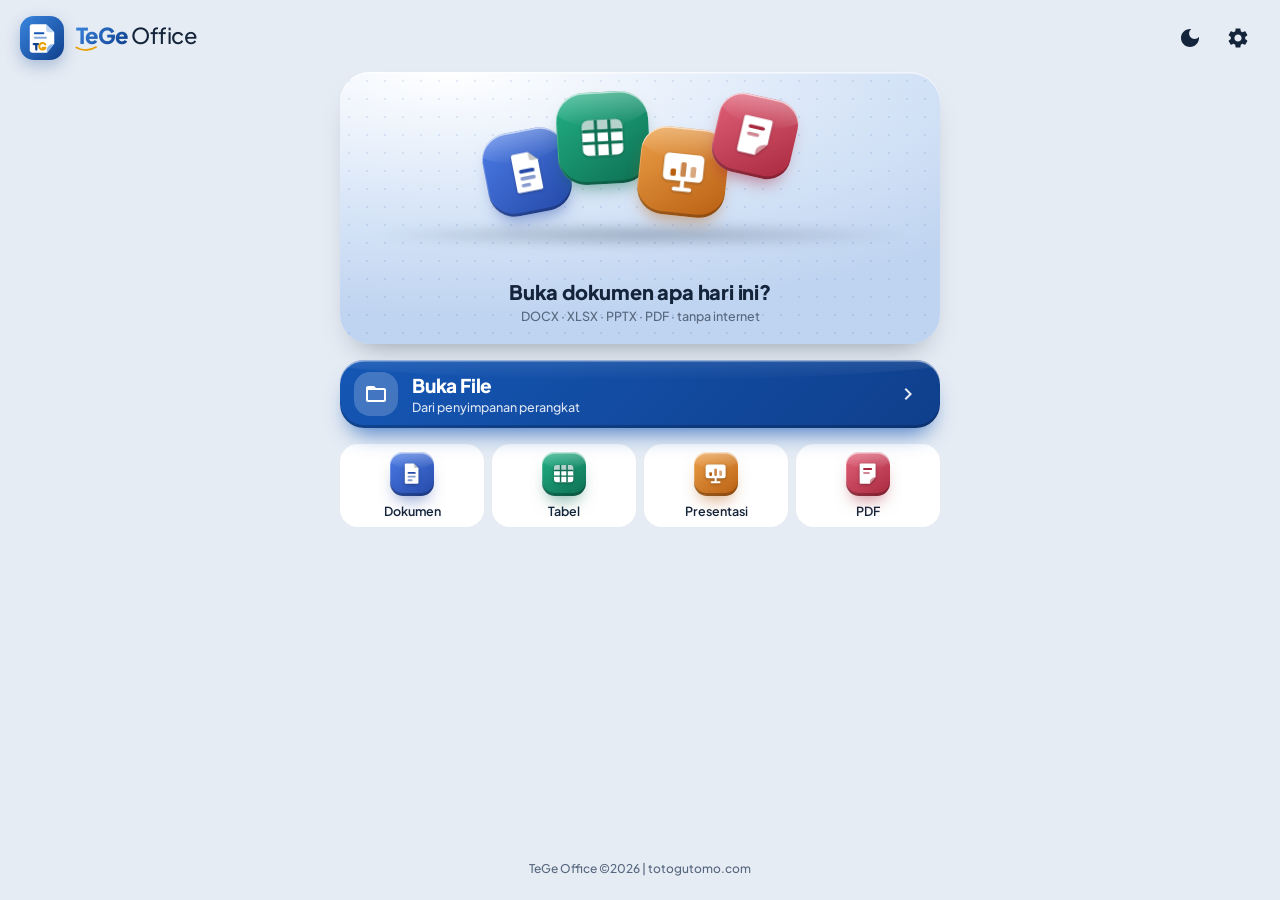
<file: TG-Office-Integrated/app/src/main/assets/web/index.html>
<!doctype html>
<html lang="id">
<head>
  <meta charset="utf-8" />
  <meta name="viewport" content="width=device-width,initial-scale=1,viewport-fit=cover" />
  <meta name="theme-color" content="#E6ECF4" />
  <meta name="description" content="TeGe Office — penampil DOCX, XLSX, PPTX, dan PDF yang ringan, tanpa akun." />
  <link rel="icon" href="assets/icon-192.png" />
  <link rel="stylesheet" href="css/app.css" />
  <link rel="stylesheet" href="css/beta.css" />
  <title>TeGe Office</title>
</head>
<body>
  <div id="app" class="app-shell">
    <header class="home-top" id="homeTopbar">
      <div class="home-brand">
        <img class="home-logo" src="assets/tg-office-logo.svg" alt="" width="44" height="44" />
        <span class="wordmark" aria-label="TeGe Office"><b>TeGe</b><span>Office</span><svg class="wm-swoosh" viewBox="0 0 30 9" aria-hidden="true"><path d="M1.5 2Q15 9.5 28.5 1.5"/></svg></span>
              </div>
      <div class="home-actions">
        <button class="round-btn" id="themeBtn" type="button" aria-label="Ganti tema"><svg viewBox="0 0 24 24" aria-hidden="true"><path class="ico-moon" d="M12,3c-4.97,0 -9,4.03 -9,9s4.03,9 9,9 9,-4.03 9,-9c0,-0.46 -0.04,-0.92 -0.1,-1.36 -0.98,1.37 -2.58,2.26 -4.4,2.26 -2.98,0 -5.4,-2.42 -5.4,-5.4 0,-1.81 0.89,-3.42 2.26,-4.4C12.92,3.04 12.46,3 12,3z"/><path class="ico-sun" d="M12,7c-2.76,0 -5,2.24 -5,5s2.24,5 5,5 5,-2.24 5,-5 -2.24,-5 -5,-5zM2,13h2c0.55,0 1,-0.45 1,-1s-0.45,-1 -1,-1H2c-0.55,0 -1,0.45 -1,1s0.45,1 1,1zM20,13h2c0.55,0 1,-0.45 1,-1s-0.45,-1 -1,-1h-2c-0.55,0 -1,0.45 -1,1s0.45,1 1,1zM11,2v2c0,0.55 0.45,1 1,1s1,-0.45 1,-1V2c0,-0.55 -0.45,-1 -1,-1s-1,0.45 -1,1zM11,20v2c0,0.55 0.45,1 1,1s1,-0.45 1,-1v-2c0,-0.55 -0.45,-1 -1,-1s-1,0.45 -1,1z"/></svg></button>
        <button class="round-btn" id="settingsBtn" type="button" aria-label="Pengaturan"><svg viewBox="0 0 24 24" aria-hidden="true"><path d="M19.14,12.94c0.04,-0.3 0.06,-0.61 0.06,-0.94c0,-0.32 -0.02,-0.64 -0.07,-0.94l2.03,-1.58c0.18,-0.14 0.23,-0.41 0.12,-0.61l-1.92,-3.32c-0.12,-0.22 -0.37,-0.29 -0.59,-0.22l-2.39,0.96c-0.5,-0.38 -1.03,-0.7 -1.62,-0.94L14.4,2.81c-0.04,-0.24 -0.24,-0.41 -0.48,-0.41h-3.84c-0.24,0 -0.43,0.17 -0.47,0.41L9.25,5.35C8.66,5.59 8.12,5.92 7.63,6.29L5.24,5.33c-0.22,-0.08 -0.47,0 -0.59,0.22L2.74,8.87C2.62,9.08 2.66,9.34 2.86,9.48l2.03,1.58C4.84,11.36 4.8,11.69 4.8,12s0.02,0.64 0.07,0.94l-2.03,1.58c-0.18,0.14 -0.23,0.41 -0.12,0.61l1.92,3.32c0.12,0.22 0.37,0.29 0.59,0.22l2.39,-0.96c0.5,0.38 1.03,0.7 1.62,0.94l0.36,2.54c0.05,0.24 0.24,0.41 0.48,0.41h3.84c0.24,0 0.44,-0.17 0.47,-0.41l0.36,-2.54c0.59,-0.24 1.13,-0.56 1.62,-0.94l2.39,0.96c0.22,0.08 0.47,0 0.59,-0.22l1.92,-3.32c0.12,-0.22 0.07,-0.47 -0.12,-0.61L19.14,12.94zM12,15.6c-1.98,0 -3.6,-1.62 -3.6,-3.6s1.62,-3.6 3.6,-3.6s3.6,1.62 3.6,3.6S13.98,15.6 12,15.6z"/></svg></button>
      </div>
    </header>

    <main id="homeScreen" class="home">
      <section id="hero" class="hero hero-empty" aria-label="Mulai"></section>

      <button id="openFileBtn" class="open-card" type="button">
        <span class="open-ico"><svg viewBox="0 0 24 24" aria-hidden="true"><path d="M20,6h-8l-2,-2H4c-1.1,0 -1.99,0.9 -1.99,2L2,18c0,1.1 0.9,2 2,2h16c1.1,0 2,-0.9 2,-2V8c0,-1.1 -0.9,-2 -2,-2zM20,18H4V8h16v10z"/></svg></span>
        <span class="open-copy"><strong>Buka File</strong><small>Dari penyimpanan perangkat</small></span>
        <span class="open-chev"><svg viewBox="0 0 24 24" aria-hidden="true"><path d="M8.59 16.59L13.17 12 8.59 7.41 10 6l6 6-6 6z"/></svg></span>
      </button>

      <section class="format-row" aria-label="Buka menurut format">
        <button class="format-chip" type="button" data-open-type="docx"><span class="fmt-slot" data-t="docx"></span><span>Dokumen</span></button>
        <button class="format-chip" type="button" data-open-type="xlsx"><span class="fmt-slot" data-t="xlsx"></span><span>Tabel</span></button>
        <button class="format-chip" type="button" data-open-type="pptx"><span class="fmt-slot" data-t="pptx"></span><span>Presentasi</span></button>
        <button class="format-chip" type="button" data-open-type="pdf"><span class="fmt-slot" data-t="pdf"></span><span>PDF</span></button>
      </section>

      <section class="list-sec" id="pinnedSection">
        <div class="list-head"><h2>File tersemat</h2><button id="morePinnedBtn" class="text-btn hidden" type="button">Selengkapnya</button></div>
        <div id="pinnedList" class="list-card"></div>
      </section>

      <section class="list-sec" id="recentSection">
        <div class="list-head"><h2>Terakhir dibuka</h2><span class="list-actions"><button id="moreRecentBtn" class="text-btn hidden" type="button">Selengkapnya</button><button id="clearRecentBtn" class="text-btn" type="button">Bersihkan</button></span></div>
        <div id="recentList" class="list-card"></div>
      </section>

      <footer class="home-foot">TeGe Office ©2026 | totogutomo.com</footer>
    </main>

    <section id="viewerScreen" class="viewer-screen hidden" aria-live="polite">
      <header class="viewer-toolbar">
        <button id="backBtn" class="round-btn" type="button" aria-label="Kembali"><svg viewBox="0 0 24 24" aria-hidden="true"><path d="M20,11H7.83l5.59,-5.59L12,4l-8,8 8,8 1.41,-1.41L7.83,13H20v-2z"/></svg></button>
        <div class="file-identity">
          <strong id="viewerFileName">Dokumen</strong>
          <span id="viewerFileMeta">—</span>
        </div>
        <button id="menuBtn" class="round-btn menu-btn" type="button" aria-label="Menu" aria-haspopup="menu" aria-expanded="false"><svg viewBox="0 0 24 24" aria-hidden="true"><path d="M3,18h18v-2H3v2zM3,13h18v-2H3v2zM3,6v2h18V6H3z"/></svg></button>
      </header>
      <div id="subToolbar" class="sub-toolbar hidden"></div>
      <div id="viewerStage" class="viewer-stage">
        <div id="loadingState" class="loading-state hidden">
          <div class="spinner"></div>
          <strong id="loadingTitle">Membuka dokumen…</strong>
          <span id="loadingText">Menyiapkan penampil</span>
          <div class="skeleton"><i></i><i></i><i></i><i></i></div>
        </div>
        <div id="viewerHost" class="viewer-host"></div>
        <div id="zoomChip" class="zoom-chip hidden"><span id="zoomLabel">100%</span><button id="fitBtn" type="button">Pas layar</button></div>
        <button id="exitFocusBtn" class="exit-focus-btn hidden" type="button" aria-label="Keluar layar penuh">✕</button>
      </div>
      <div id="menuScrim" class="menu-scrim hidden"></div>
      <div id="viewerMenu" class="viewer-menu hidden" role="menu" aria-label="Menu penampil"></div>
    </section>

    <div id="openFx" class="open-fx hidden" aria-live="polite"><div class="open-fx-card"><span class="open-fx-ico"></span><strong class="open-fx-name">Dokumen</strong><span class="open-fx-sub"><i class="open-fx-spin"></i>Membuka…</span></div></div>

    <input id="fileInput" type="file" accept=".docx,.xlsx,.pptx,.pdf,application/pdf,application/vnd.openxmlformats-officedocument.wordprocessingml.document,application/vnd.openxmlformats-officedocument.spreadsheetml.sheet,application/vnd.openxmlformats-officedocument.presentationml.presentation" hidden />

    <dialog id="settingsDialog" class="page-dialog">
      <header class="page-head">
        <button id="closeSettingsBtn" class="round-btn" type="button" aria-label="Kembali"><svg viewBox="0 0 24 24" aria-hidden="true"><path d="M20,11H7.83l5.59,-5.59L12,4l-8,8 8,8 1.41,-1.41L7.83,13H20v-2z"/></svg></button>
        <h2>Pengaturan</h2>
      </header>
      <div class="page-body set-body">
        <h3 class="set-label">Tampilan membaca</h3>
        <div class="set-card">
          <button type="button" class="set-row" id="setProgres" role="switch" aria-checked="true"><span class="set-copy"><strong>Tampilkan progres file terakhir</strong><small>Kartu “Lanjutkan membaca” di beranda</small></span><span class="sw on"></span></button>
        </div>
        <h3 class="set-label">Tampilan bawaan saat file dibuka</h3>
        <div class="set-card">
          <div class="set-block"><strong>Word</strong><div class="set-seg" role="group" data-pref="word"><button type="button" data-v="mengalir">Mengalir</button><button type="button" data-v="halaman">Halaman</button></div></div>
          <div class="set-block"><strong>PowerPoint</strong><div class="set-seg" role="group" data-pref="ppt"><button type="button" data-v="satu">Satu slide</button><button type="button" data-v="gulir">Gulir</button></div></div>
          <div class="set-block"><strong>PDF</strong><div class="set-seg" role="group" data-pref="pdf"><button type="button" data-v="gulir">Gulir</button><button type="button" data-v="flipbook">Flipbook</button></div></div>
        </div>
        <h3 class="set-label">Riwayat</h3>
        <div class="set-card set-pad">
          <div class="set-usage"><strong>Salinan sementara</strong><span id="setUsageText">0 MB dari 60 MB</span></div>
          <div class="set-bar"><i id="setUsageBar"></i></div>
          <p class="set-help">Salinan dibuat untuk file dari aplikasi lain, misalnya WhatsApp. File aslinya di HP tidak ikut terhapus.</p>
          <button type="button" class="set-btn" id="setClearCopies">Bersihkan salinan sementara</button>
          <button type="button" class="set-btn danger" id="setClearAll">Hapus semua riwayat</button>
        </div>
        <h3 class="set-label">Bantuan</h3>
        <div class="set-card">
          <button type="button" class="set-row" id="setFeedback"><span class="set-ico"><svg viewBox="0 0 24 24" aria-hidden="true"><path d="M20,4H4c-1.1,0 -1.99,0.9 -1.99,2L2,18c0,1.1 0.9,2 2,2h16c1.1,0 2,-0.9 2,-2V6c0,-1.1 -0.9,-2 -2,-2zM20,8l-8,5 -8,-5V6l8,5 8,-5v2z"/></svg></span><span class="set-copy"><strong>Kirim masukan</strong><small>totogutomo92@gmail.com</small></span><span class="set-chev"><svg viewBox="0 0 24 24" aria-hidden="true"><path d="M8.59 16.59L13.17 12 8.59 7.41 10 6l6 6-6 6z"/></svg></span></button>
        </div>
        <h3 class="set-label">Tentang</h3>
        <div class="set-card">
          <button type="button" class="set-row" id="setAbout"><span class="set-ico"><svg viewBox="0 0 24 24" aria-hidden="true"><path d="M11,7h2v2h-2zM11,11h2v6h-2zM12,2C6.48,2 2,6.48 2,12s4.48,10 10,10 10,-4.48 10,-10S17.52,2 12,2zM12,20c-4.41,0 -8,-3.59 -8,-8s3.59,-8 8,-8 8,3.59 8,8 -3.59,8 -8,8z"/></svg></span><span class="set-copy"><strong>Tentang TeGe Office</strong><small><span id="setAboutVer">Versi</span> · Kebijakan Privasi · Syarat · Lisensi</small></span><span class="set-chev"><svg viewBox="0 0 24 24" aria-hidden="true"><path d="M8.59 16.59L13.17 12 8.59 7.41 10 6l6 6-6 6z"/></svg></span></button>
        </div>
        <div class="home-foot">TeGe Office ©2026 | totogutomo.com</div>
      </div>
    </dialog>

    <dialog id="aboutDialog" class="page-dialog">
      <header class="page-head">
        <button id="closeAboutBtn" class="round-btn" type="button" aria-label="Kembali"><svg viewBox="0 0 24 24" aria-hidden="true"><path d="M20,11H7.83l5.59,-5.59L12,4l-8,8 8,8 1.41,-1.41L7.83,13H20v-2z"/></svg></button>
        <h2>Tentang</h2>
      </header>
      <div class="page-body">
        <div class="about-hero">
          <img src="assets/tg-office-logo.svg" alt="" width="72" height="72" />
          <h3 class="wordmark big" aria-label="TeGe Office"><b>TeGe</b><span>Office</span><svg class="wm-swoosh" viewBox="0 0 30 9" aria-hidden="true"><path d="M1.5 2Q15 9.5 28.5 1.5"/></svg></h3>
          <span class="about-version" id="aboutVersion">Versi 1.0</span>
          <p>Penampil dokumen ringan untuk HP dan tablet. Buka DOCX, XLSX, PPTX, dan PDF langsung dari perangkat, tanpa akun dan tanpa mengunggah apa pun.</p>
        </div>
        <section class="about-card">
          <h4>Teknologi</h4>
          <div class="chips"><span>Android · Java</span><span>WebView</span><span>AndroidX PDF</span><span>Material Components</span><span>PDF.js (mesin cadangan)</span><span>Font Plus Jakarta Sans</span></div>
          <p class="muted">Pembaca DOCX, XLSX, dan PPTX dasar ditulis sendiri oleh pengembang. Tampilan PowerPoint yang lebih lengkap memakai pustaka sumber terbuka pptx-renderer.</p>
        </section>
        <section class="about-card">
          <h4>Keamanan data</h4>
          <ul class="checks">
            <li>Dokumen diproses di perangkat. File tidak dikirim ke server luar.</li>
            <li>Presentasi ke Layar Lain (IFP, laptop, proyektor, atau TV dengan browser) hanya memakai jaringan lokal (Wi-Fi yang sama atau hotspot HP) dan dilindungi kode 4 angka.</li>
            <li>Tanpa akun, tanpa iklan, tanpa pelacak.</li>
            <li>Riwayat hanya menyimpan alamat file, bukan salinannya (kecuali file dengan akses sementara, misalnya dari WhatsApp). Semua tersimpan di perangkat. Hapus kapan saja lewat tombol Bersihkan atau tekan lama pada file.</li>
          </ul>
        </section>
        <section class="about-card">
          <h4>Lisensi</h4>
          <p>© 2026 Toto Gutomo. TeGe Office adalah perangkat lunak bebas berlisensi <b>GNU GPL v3</b>. Gratis, dibuat untuk pendidikan, dan kodenya terbuka: Anda boleh memakai, mempelajari, dan membagikannya, selama versi ubahannya tetap terbuka.</p>
          <a class="soft-btn" href="licenses.html">Teks lisensi dan pustaka pihak ketiga</a>
        </section>
        <section class="about-card">
          <h4>Pengembang</h4>
          <div class="dev-row"><span class="dev-avatar">TG</span><span><strong>Toto Gutomo, S.Pd., Gr., M.Pd., CPSS</strong><small>Guru SMA Negeri 3 Maliku</small></span></div>
          <div class="tagline">Ngoding Pakai Vibe, Ngajar Pakai Hati</div>
          <a class="solid-btn" href="https://totogutomo.com" rel="noopener">totogutomo.com</a>
        </section>
        <section class="about-card diag-card" id="diagCard" hidden>
          <h4>Diagnostik</h4>
          <p>Untuk laporan bug. Log hanya berisi data teknis (tipe HP, versi, waktu, tahapan buka). Nama berkas dan isi dokumen tidak dicatat.</p>
          <div class="diag-row"><button id="diagCopyBtn" class="soft-btn" type="button">Salin log</button><button id="diagShareBtn" class="solid-btn" type="button">Kirim log</button></div>
        </section>
        <div class="about-links"><a href="privacy.html">Kebijakan Privasi</a><a href="terms.html">Syarat Penggunaan</a></div>
        <div class="home-foot">TeGe Office ©2026 | totogutomo.com</div>
      </div>
    </dialog>

    <dialog id="jumpDialog" class="small-dialog">
      <form method="dialog" id="jumpForm">
        <h3 id="jumpTitle">Lompat ke halaman</h3>
        <p id="jumpHint" class="muted">Masukkan nomor.</p>
        <input id="jumpInput" type="number" inputmode="numeric" min="1" />
        <div class="dialog-actions"><button type="button" class="text-btn" id="jumpCancel">Batal</button><button type="submit" class="solid-btn" id="jumpGo">Lompat</button></div>
      </form>
    </dialog>

    <dialog id="sheetDialog" class="sheet-dialog">
      <div class="sheet-grab"></div>
      <div id="sheetBody"></div>
    </dialog>

    <div id="printRoot" class="print-root" aria-hidden="true"></div>
    <div id="toast" class="toast" role="status" aria-live="polite"></div>
  </div>
  <script>
    window.__TG_OFFICE_BOOTED__ = false;
    window.__TG_OFFICE_BOOT_ERRORS__ = [];
    (function () {
      function remember(message) {
        var text = String(message || 'Unknown runtime error');
        window.__TG_OFFICE_BOOT_ERRORS__.push(text);
        try { console.error('[TeGe Office boot]', text); } catch (_) {}
      }
      window.addEventListener('error', function (event) {
        var where = event.filename ? (' @ ' + event.filename + ':' + (event.lineno || 0)) : '';
        remember((event.message || 'JavaScript error') + where);
      });
      window.addEventListener('unhandledrejection', function (event) {
        var reason = event.reason;
        remember(reason && (reason.stack || reason.message) ? (reason.stack || reason.message) : reason);
      });
      window.addEventListener('load', function () {
        setTimeout(function () {
          if (window.__TG_OFFICE_BOOTED__) return;
          var detail = window.__TG_OFFICE_BOOT_ERRORS__[0] || 'Runtime aplikasi tidak selesai dieksekusi.';
          var toast = document.getElementById('toast');
          if (toast) {
            toast.textContent = 'TeGe Office gagal memuat: ' + detail.slice(0, 150);
            toast.classList.add('show');
          }
        }, 1400);
      });
    })();
  </script>
  <script src="js/app.bundle.js"></script>
</body>
</html>
</file>
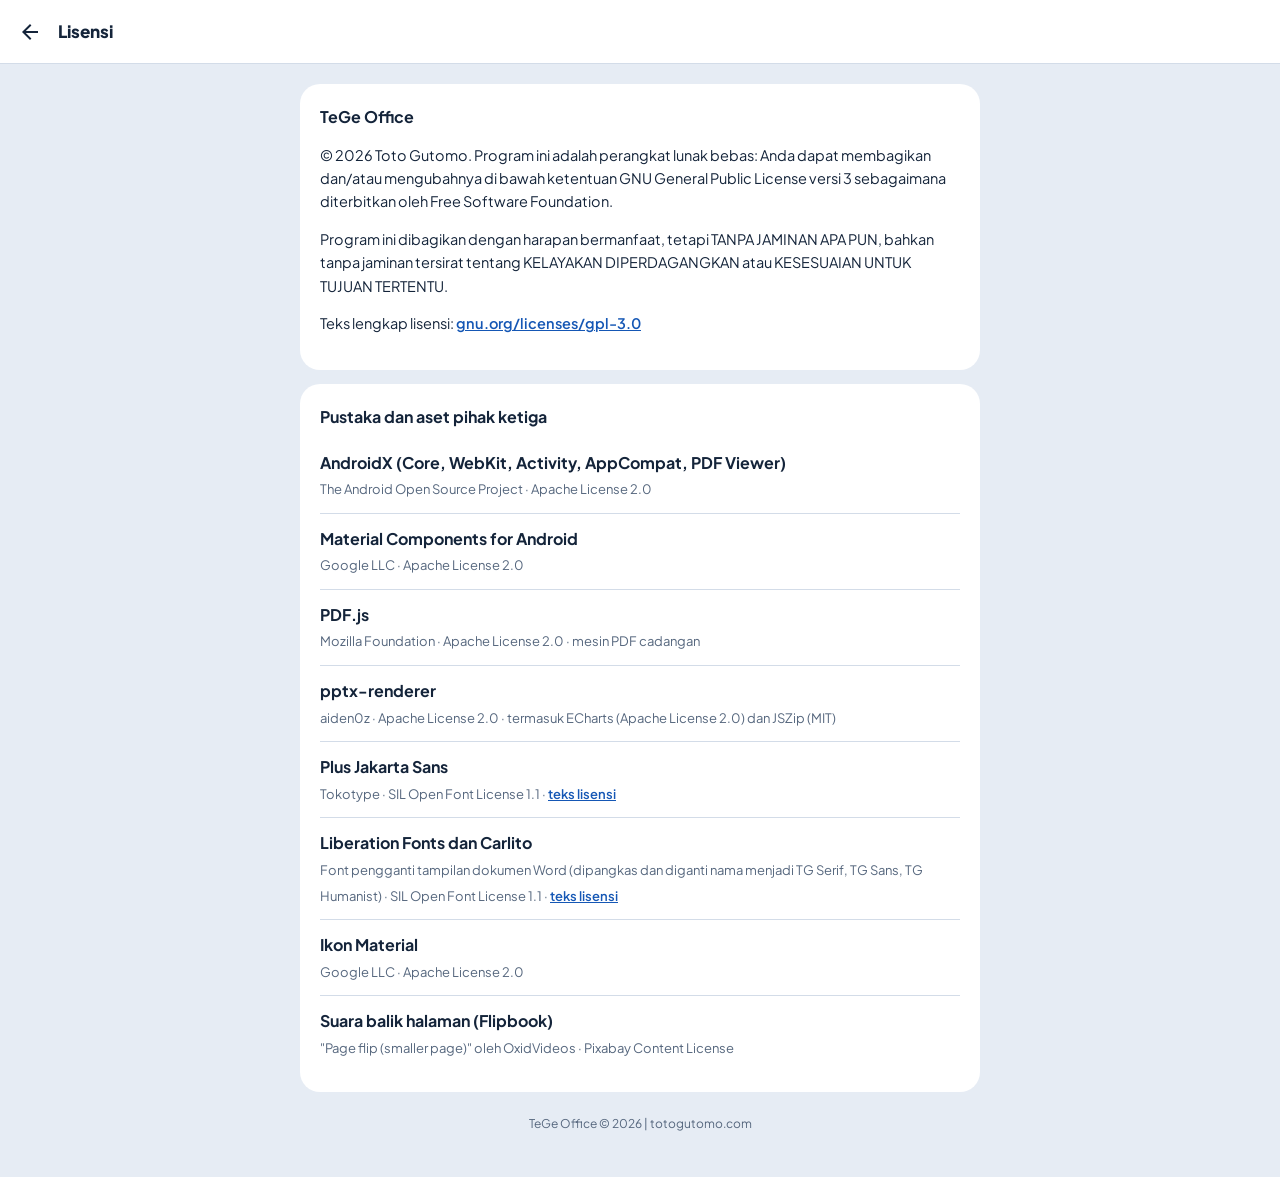
<file: TG-Office-Integrated/app/src/main/assets/web/licenses.html>
<!doctype html><html lang="id"><head><meta charset="utf-8"><meta name="viewport" content="width=device-width,initial-scale=1"><link rel="icon" href="assets/icon-192.png"><link rel="stylesheet" href="css/legal.css"><title>Lisensi · TeGe Office</title></head><body>
<header class="top"><a href="index.html" aria-label="Kembali" onclick="if(history.length>1){history.back();return false}"><svg viewBox="0 0 24 24"><path d="M20,11H7.83l5.59,-5.59L12,4l-8,8 8,8 1.41,-1.41L7.83,13H20v-2z"/></svg></a><h1>Lisensi</h1></header>
<main>
<div class="card"><h2>TeGe Office</h2><p>© 2026 Toto Gutomo. Program ini adalah perangkat lunak bebas: Anda dapat membagikan dan/atau mengubahnya di bawah ketentuan GNU General Public License versi 3 sebagaimana diterbitkan oleh Free Software Foundation.</p>
<p>Program ini dibagikan dengan harapan bermanfaat, tetapi TANPA JAMINAN APA PUN, bahkan tanpa jaminan tersirat tentang KELAYAKAN DIPERDAGANGKAN atau KESESUAIAN UNTUK TUJUAN TERTENTU.</p>
<p>Teks lengkap lisensi: <a href="https://www.gnu.org/licenses/gpl-3.0.html">gnu.org/licenses/gpl-3.0</a></p></div>
<div class="card"><h2>Pustaka dan aset pihak ketiga</h2>
<div class="lic"><strong>AndroidX (Core, WebKit, Activity, AppCompat, PDF Viewer)</strong><span>The Android Open Source Project · Apache License 2.0</span></div>
<div class="lic"><strong>Material Components for Android</strong><span>Google LLC · Apache License 2.0</span></div>
<div class="lic"><strong>PDF.js</strong><span>Mozilla Foundation · Apache License 2.0 · mesin PDF cadangan</span></div>
<div class="lic"><strong>pptx-renderer</strong><span>aiden0z · Apache License 2.0 · termasuk ECharts (Apache License 2.0) dan JSZip (MIT)</span></div>
<div class="lic"><strong>Plus Jakarta Sans</strong><span>Tokotype · SIL Open Font License 1.1 · <a href="fonts/OFL-PlusJakartaSans.txt">teks lisensi</a></span></div>
<div class="lic"><strong>Liberation Fonts dan Carlito</strong><span>Font pengganti tampilan dokumen Word (dipangkas dan diganti nama menjadi TG Serif, TG Sans, TG Humanist) · SIL Open Font License 1.1 · <a href="fonts/OFL-Liberation-Carlito.txt">teks lisensi</a></span></div>
<div class="lic"><strong>Ikon Material</strong><span>Google LLC · Apache License 2.0</span></div>
<div class="lic"><strong>Suara balik halaman (Flipbook)</strong><span>"Page flip (smaller page)" oleh OxidVideos · Pixabay Content License</span></div>
</div>
<footer>TeGe Office © 2026 | totogutomo.com</footer></main></body></html>
</file>
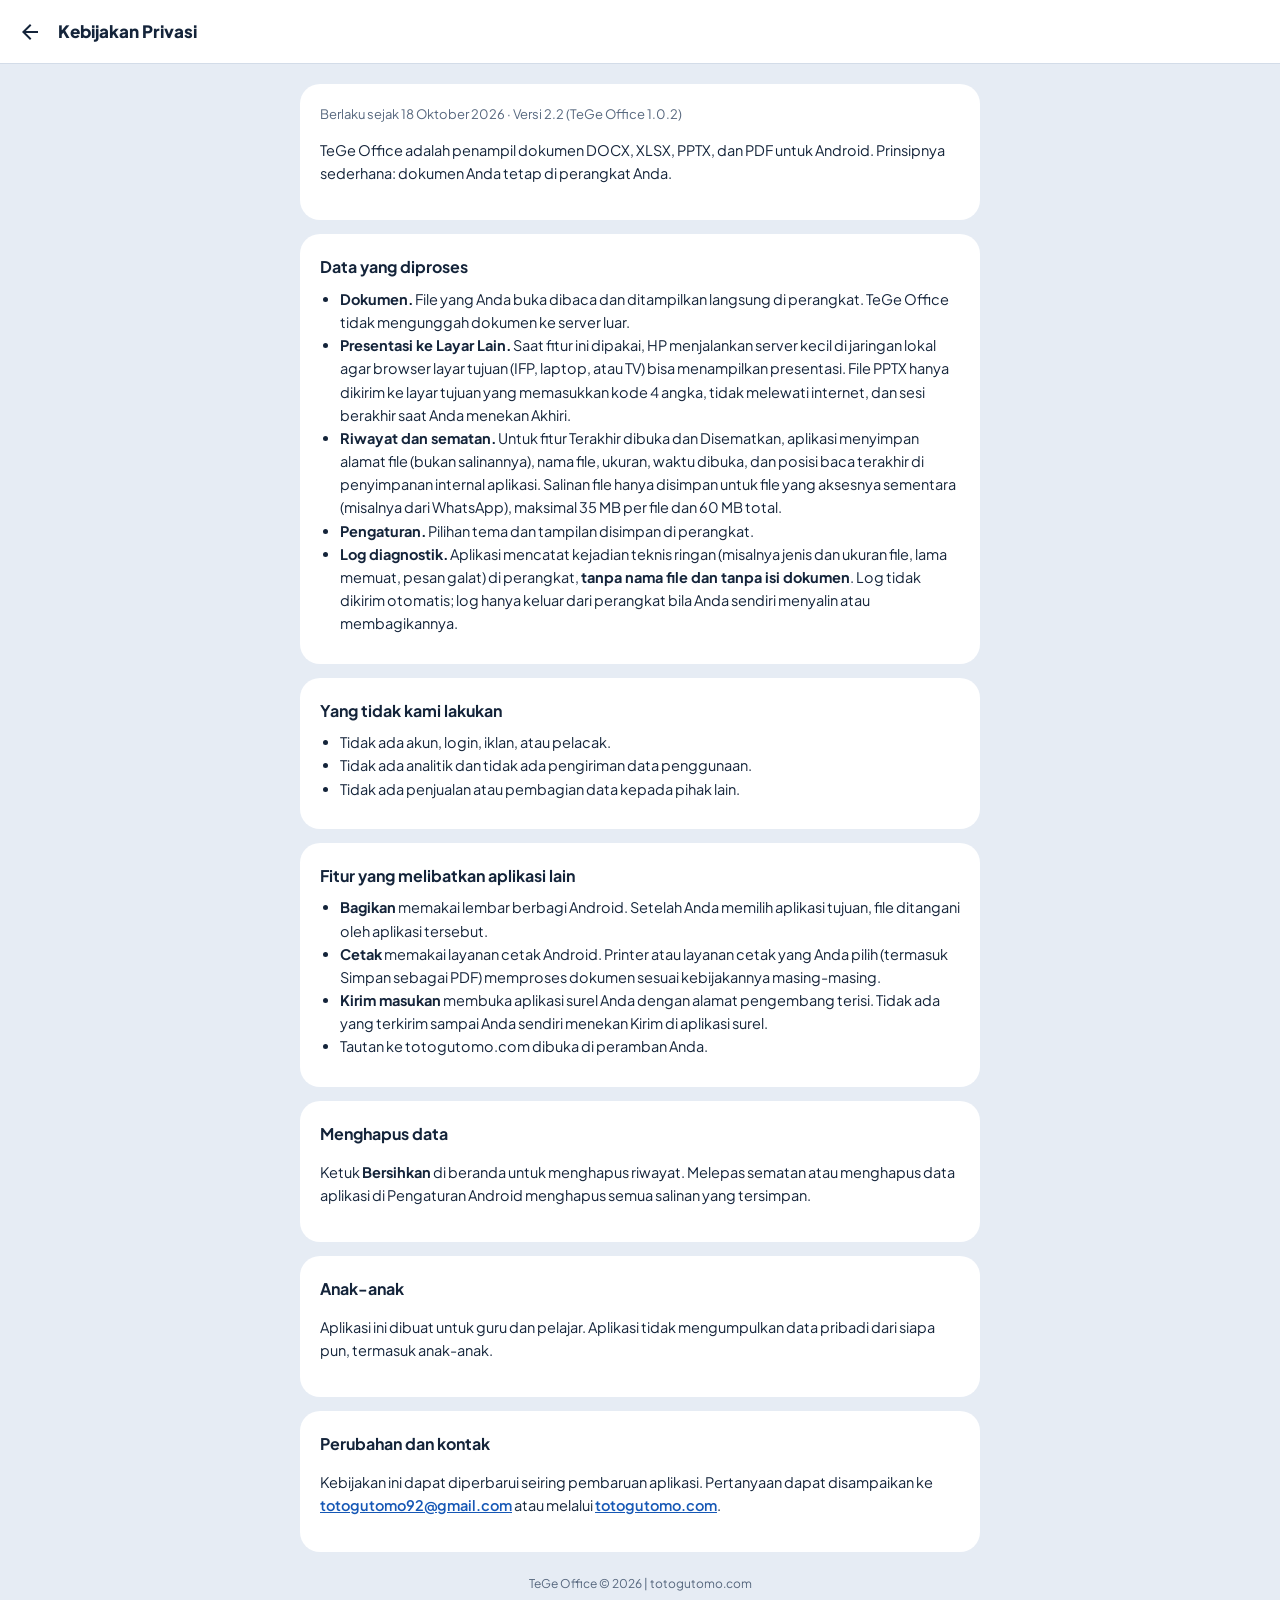
<file: TG-Office-Integrated/app/src/main/assets/web/privacy.html>
<!doctype html><html lang="id"><head><meta charset="utf-8"><meta name="viewport" content="width=device-width,initial-scale=1"><link rel="icon" href="assets/icon-192.png"><link rel="stylesheet" href="css/legal.css"><title>Kebijakan Privasi · TeGe Office</title></head><body>
<header class="top"><a href="index.html" aria-label="Kembali" onclick="if(history.length>1){history.back();return false}"><svg viewBox="0 0 24 24"><path d="M20,11H7.83l5.59,-5.59L12,4l-8,8 8,8 1.41,-1.41L7.83,13H20v-2z"/></svg></a><h1>Kebijakan Privasi</h1></header>
<main>
<div class="card"><p class="meta">Berlaku sejak 18 Oktober 2026 · Versi 2.2 (TeGe Office 1.0.2)</p>
<p>TeGe Office adalah penampil dokumen DOCX, XLSX, PPTX, dan PDF untuk Android. Prinsipnya sederhana: dokumen Anda tetap di perangkat Anda.</p></div>
<div class="card"><h2>Data yang diproses</h2><ul>
<li><b>Dokumen.</b> File yang Anda buka dibaca dan ditampilkan langsung di perangkat. TeGe Office tidak mengunggah dokumen ke server luar.</li>
<li><b>Presentasi ke Layar Lain.</b> Saat fitur ini dipakai, HP menjalankan server kecil di jaringan lokal agar browser layar tujuan (IFP, laptop, atau TV) bisa menampilkan presentasi. File PPTX hanya dikirim ke layar tujuan yang memasukkan kode 4 angka, tidak melewati internet, dan sesi berakhir saat Anda menekan Akhiri.</li>
<li><b>Riwayat dan sematan.</b> Untuk fitur Terakhir dibuka dan Disematkan, aplikasi menyimpan alamat file (bukan salinannya), nama file, ukuran, waktu dibuka, dan posisi baca terakhir di penyimpanan internal aplikasi. Salinan file hanya disimpan untuk file yang aksesnya sementara (misalnya dari WhatsApp), maksimal 35 MB per file dan 60 MB total.</li>
<li><b>Pengaturan.</b> Pilihan tema dan tampilan disimpan di perangkat.</li>
<li><b>Log diagnostik.</b> Aplikasi mencatat kejadian teknis ringan (misalnya jenis dan ukuran file, lama memuat, pesan galat) di perangkat, <b>tanpa nama file dan tanpa isi dokumen</b>. Log tidak dikirim otomatis; log hanya keluar dari perangkat bila Anda sendiri menyalin atau membagikannya.</li></ul></div>
<div class="card"><h2>Yang tidak kami lakukan</h2><ul>
<li>Tidak ada akun, login, iklan, atau pelacak.</li>
<li>Tidak ada analitik dan tidak ada pengiriman data penggunaan.</li>
<li>Tidak ada penjualan atau pembagian data kepada pihak lain.</li></ul></div>
<div class="card"><h2>Fitur yang melibatkan aplikasi lain</h2><ul>
<li><b>Bagikan</b> memakai lembar berbagi Android. Setelah Anda memilih aplikasi tujuan, file ditangani oleh aplikasi tersebut.</li>
<li><b>Cetak</b> memakai layanan cetak Android. Printer atau layanan cetak yang Anda pilih (termasuk Simpan sebagai PDF) memproses dokumen sesuai kebijakannya masing-masing.</li>
<li><b>Kirim masukan</b> membuka aplikasi surel Anda dengan alamat pengembang terisi. Tidak ada yang terkirim sampai Anda sendiri menekan Kirim di aplikasi surel.</li>
<li>Tautan ke totogutomo.com dibuka di peramban Anda.</li></ul></div>
<div class="card"><h2>Menghapus data</h2><p>Ketuk <b>Bersihkan</b> di beranda untuk menghapus riwayat. Melepas sematan atau menghapus data aplikasi di Pengaturan Android menghapus semua salinan yang tersimpan.</p></div>
<div class="card"><h2>Anak-anak</h2><p>Aplikasi ini dibuat untuk guru dan pelajar. Aplikasi tidak mengumpulkan data pribadi dari siapa pun, termasuk anak-anak.</p></div>
<div class="card"><h2>Perubahan dan kontak</h2><p>Kebijakan ini dapat diperbarui seiring pembaruan aplikasi. Pertanyaan dapat disampaikan ke <a href="mailto:totogutomo92@gmail.com">totogutomo92@gmail.com</a> atau melalui <a href="https://totogutomo.com">totogutomo.com</a>.</p></div>
<footer>TeGe Office © 2026 | totogutomo.com</footer></main></body></html>
</file>
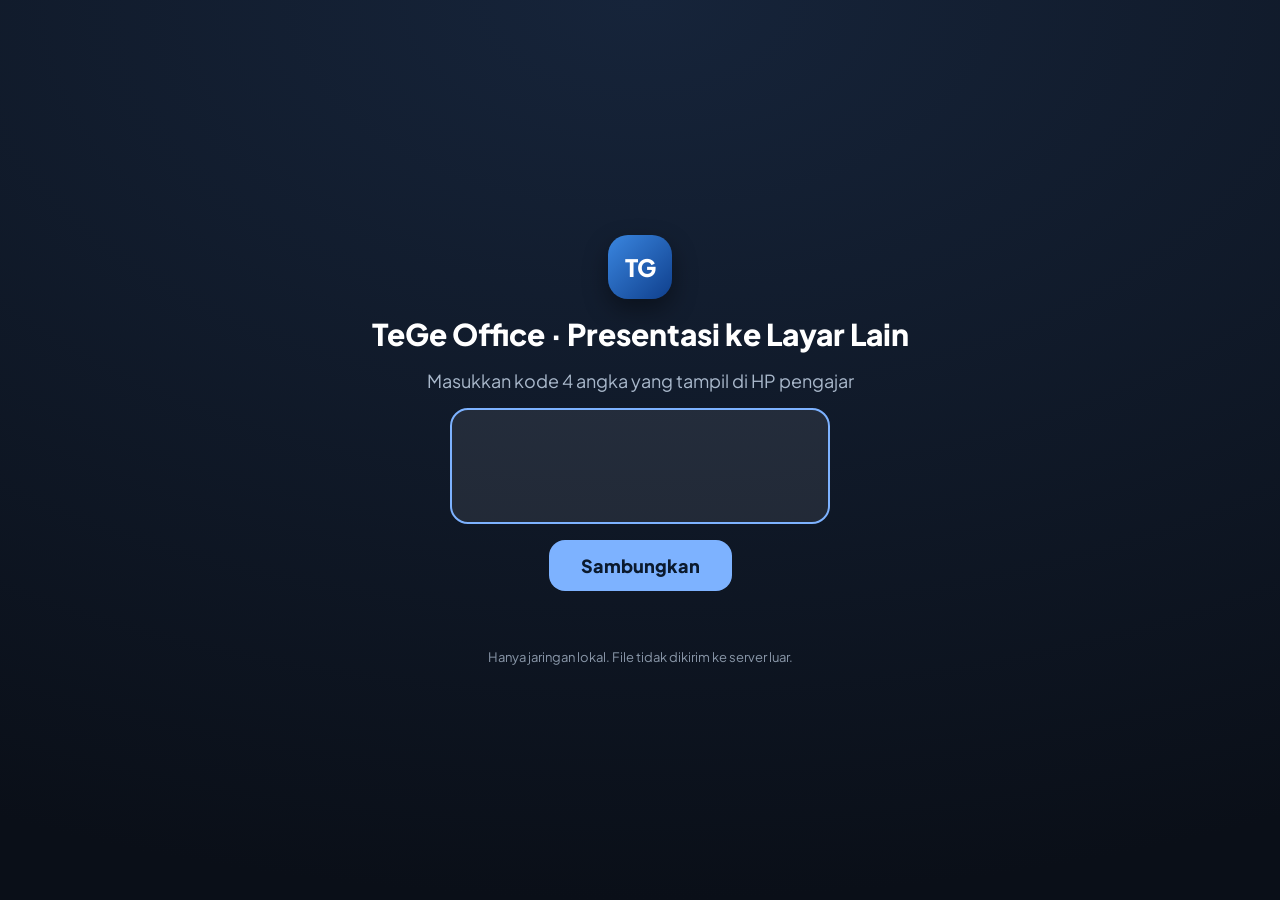
<file: TG-Office-Integrated/app/src/main/assets/web/receiver.html>
<!doctype html>
<html lang="id">
<head>
<meta charset="utf-8">
<meta name="viewport" content="width=device-width,initial-scale=1">
<title>TeGe Office · Presentasi ke Layar Lain</title>
<link rel="icon" href="assets/icon-192.png">
<link rel="stylesheet" href="css/app.css">
<style>
@font-face{font-family:"Plus Jakarta Sans";src:url("fonts/PlusJakartaSans-Variable.ttf") format("truetype");font-weight:200 800;font-display:swap}
html,body{margin:0;height:100%;background:#0A0F18;color:#fff;font-family:'Plus Jakarta Sans',system-ui,sans-serif;overflow:hidden}
.rx-gate{position:fixed;inset:0;display:flex;flex-direction:column;align-items:center;justify-content:center;gap:16px;background:radial-gradient(120% 100% at 50% 0%,#16243A,#0A0F18);z-index:3000;text-align:center;padding:24px}
.rx-gate.hidden,.hidden{display:none!important}
.rx-logo{width:64px;height:64px;border-radius:20px;background:linear-gradient(135deg,#3A86E0,#0F3F8C);display:flex;align-items:center;justify-content:center;font-weight:800;font-size:24px;box-shadow:0 10px 24px rgba(0,0,0,.4)}
.rx-gate h1{margin:0;font-size:clamp(20px,3vw,30px);font-weight:800}
.rx-gate p{margin:0;color:#A9B8CB;font-size:clamp(14px,1.6vw,18px)}
.rx-code{font:800 clamp(34px,6vw,64px)/1 'Plus Jakarta Sans',system-ui,sans-serif;letter-spacing:.4em;text-indent:.4em;width:min(80vw,380px);text-align:center;padding:16px 8px;border-radius:18px;border:2px solid rgba(255,255,255,.25);background:rgba(255,255,255,.08);color:#fff;outline:none}
.rx-code:focus{border-color:#7DB2FF}
.rx-btn{border:0;border-radius:16px;background:#7DB2FF;color:#0B1A2E;font:800 18px 'Plus Jakarta Sans',system-ui,sans-serif;padding:14px 32px;cursor:pointer}
.rx-err{color:#FFB4AB!important;min-height:1.4em}
.rx-note{font-size:13px!important;opacity:.8}
.rx-host{position:fixed;left:-99999px;top:0;width:1280px;height:720px;overflow:hidden}
.ppt-present-nav,.ppt-present-close,.ppt-present-hud,.ppt-present-count{display:none!important}
.rx-ink{position:fixed;inset:0;z-index:1100;touch-action:none;pointer-events:none}
.rx-ink.on{pointer-events:auto;cursor:crosshair}
.rx-laser{position:fixed;z-index:1110;display:none;width:16px;height:16px;margin:-8px 0 0 -8px;border-radius:50%;background:#FF2A2A;pointer-events:none}
.rx-spot{position:fixed;inset:0;z-index:1105;display:none;pointer-events:none;background:radial-gradient(circle at var(--x,50%) var(--y,50%),transparent 0,transparent var(--r,120px),rgba(0,0,0,.84) calc(var(--r,120px) + 18px))}
.rx-black{position:fixed;inset:0;z-index:1200;background:#000;display:none;align-items:flex-end;justify-content:center;padding-bottom:20px;color:#333;font-size:13px}
.rx-black.on{display:flex}
.rx-bar{position:fixed;left:50%;bottom:16px;transform:translateX(-50%);z-index:1300;display:flex;align-items:center;gap:4px;padding:8px 14px;border-radius:40px;background:rgba(20,30,46,.9);border:1px solid rgba(255,255,255,.16);box-shadow:0 18px 40px -14px rgba(0,0,0,.8);transition:opacity .3s}
.rx-bar.fade{opacity:0;pointer-events:none}
.rx-bar button{width:54px;height:54px;border:0;border-radius:27px;background:transparent;color:#fff;display:flex;flex-direction:column;align-items:center;justify-content:center;gap:2px;font:700 10px 'Plus Jakarta Sans',system-ui,sans-serif;cursor:pointer}
.rx-bar button svg{fill:currentColor}
.rx-bar button.on{background:rgba(125,178,255,.28);box-shadow:inset 0 0 0 2px #7DB2FF}
.rx-count{min-width:76px;text-align:center;font-weight:800;font-size:18px}
.rx-sep{width:1px;height:40px;background:rgba(255,255,255,.2);margin:0 6px}
.rx-pop{position:fixed;left:50%;bottom:98px;transform:translateX(-50%);z-index:1300;display:flex;gap:10px;align-items:center;padding:10px 16px;border-radius:30px;background:rgba(20,30,46,.95);border:1px solid rgba(255,255,255,.16)}
.rx-pop button{width:34px;height:34px;border-radius:50%;border:0;cursor:pointer}
.rx-pop button.on{box-shadow:0 0 0 3px #0B1220,0 0 0 5px #fff}
.rx-pop .sz{background:rgba(255,255,255,.12);border-radius:12px;width:42px;display:flex;align-items:center;justify-content:center}
.rx-pop .sz i{display:block;border-radius:50%;background:#fff}
.rx-status{position:fixed;left:12px;top:8px;z-index:1300;font-size:12px;font-weight:700;color:#A9B8CB;display:flex;gap:6px;align-items:center;transition:opacity .4s}
.rx-status i{width:8px;height:8px;border-radius:50%;background:#2FB36B}
.rx-status.off i{background:#F2A900}
.rx-loading{position:fixed;inset:0;z-index:2500;display:flex;flex-direction:column;align-items:center;justify-content:center;gap:14px;background:#0A0F18;color:#A9B8CB;font-size:16px}
.rx-spin{width:42px;height:42px;border-radius:50%;border:4px solid rgba(255,255,255,.15);border-top-color:#7DB2FF;animation:rxspin .8s linear infinite}
@keyframes rxspin{to{transform:rotate(360deg)}}
.rx-bar button{position:relative}
.rx-bar button[style*="--dot"]::after{content:"";position:absolute;right:9px;top:6px;width:9px;height:9px;border-radius:50%;background:var(--dot);box-shadow:0 0 0 2px #141E2E}
.rx-pop{padding:8px 8px 8px 16px}
.rx-pop.hidden{display:none}
.rx-psep{width:1px;height:30px;background:rgba(255,255,255,.22)}
.rx-pop .tz{width:auto;min-width:54px;height:42px;border-radius:14px;background:rgba(255,255,255,.12);color:#fff;font-weight:800;display:flex;align-items:baseline;justify-content:center;gap:4px;padding:0 10px;font-family:inherit}
.rx-pop .tz small{font-size:10px;opacity:.75}
.rx-pop .tz.on{box-shadow:inset 0 0 0 2px #7DB2FF;background:rgba(125,178,255,.25)}
.rx-hint{white-space:nowrap;font-size:12px;color:#A9B8CB;font-weight:700;margin-right:4px}
.rx-pop .rx-x{width:38px;height:38px;border-radius:50%;background:rgba(255,255,255,.14);display:flex;align-items:center;justify-content:center;margin-left:4px}
.rx-pop .rx-x svg{fill:#fff}
.rx-tbox{position:fixed;z-index:1350;display:flex;gap:6px;align-items:center;padding:6px;border-radius:16px;background:rgba(20,30,46,.95);border:1px solid rgba(255,255,255,.2)}
.rx-tbox input{width:300px;max-width:50vw;height:46px;border:2px solid #7DB2FF;border-radius:12px;background:rgba(255,255,255,.95);font:800 18px 'Plus Jakarta Sans',system-ui,sans-serif;padding:0 10px;outline:none}
.rx-tbox button{width:44px;height:44px;border:0;border-radius:12px;background:#7DB2FF;display:flex;align-items:center;justify-content:center;cursor:pointer}
.rx-tbox button[data-cancel]{background:rgba(255,255,255,.14)}.rx-tbox button svg{fill:#0B1A2E}.rx-tbox button[data-cancel] svg{fill:#fff}
</style>
</head>
<body>
<form class="rx-gate" id="gate" autocomplete="off">
  <div class="rx-logo">TG</div>
  <h1>TeGe Office · Presentasi ke Layar Lain</h1>
  <p>Masukkan kode 4 angka yang tampil di HP pengajar</p>
  <input class="rx-code" id="code" inputmode="numeric" pattern="[0-9]*" maxlength="4" aria-label="Kode pairing" autofocus>
  <button class="rx-btn" type="submit">Sambungkan</button>
  <p class="rx-err" id="err"></p>
  <p class="rx-note">Hanya jaringan lokal. File tidak dikirim ke server luar.</p>
</form>
<div class="rx-loading hidden" id="loading"><div class="rx-spin"></div><div id="loadingText">Memuat presentasi…</div></div>
<div class="rx-host" id="host"></div>
<script type="module" src="js/receiver.js"></script>
</body>
</html>
</file>
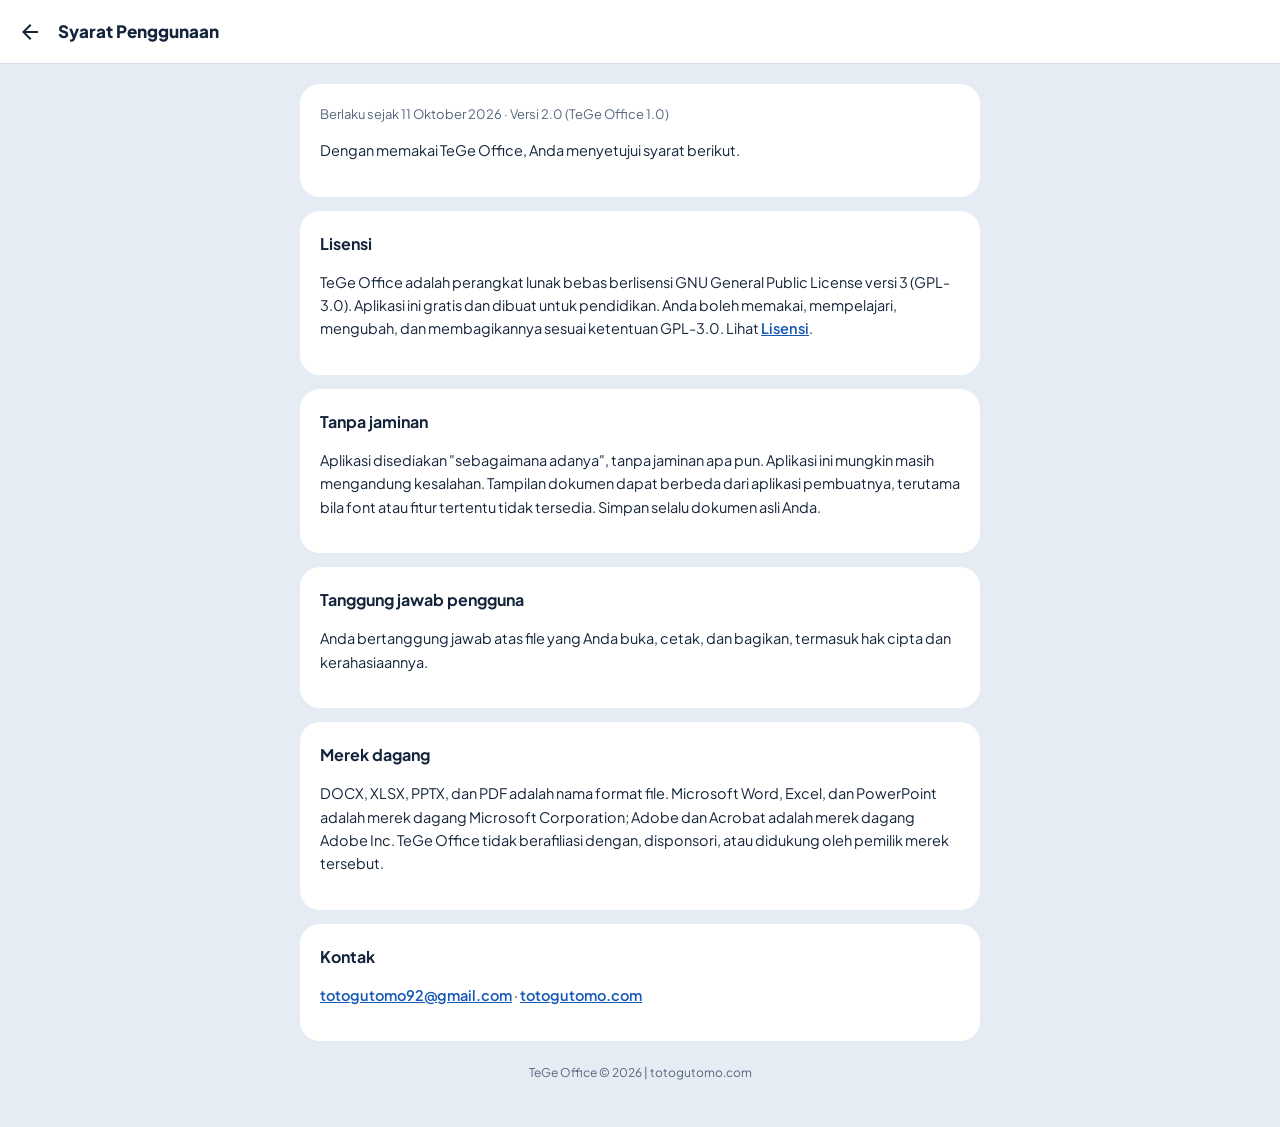
<file: TG-Office-Integrated/app/src/main/assets/web/terms.html>
<!doctype html><html lang="id"><head><meta charset="utf-8"><meta name="viewport" content="width=device-width,initial-scale=1"><link rel="icon" href="assets/icon-192.png"><link rel="stylesheet" href="css/legal.css"><title>Syarat Penggunaan · TeGe Office</title></head><body>
<header class="top"><a href="index.html" aria-label="Kembali" onclick="if(history.length>1){history.back();return false}"><svg viewBox="0 0 24 24"><path d="M20,11H7.83l5.59,-5.59L12,4l-8,8 8,8 1.41,-1.41L7.83,13H20v-2z"/></svg></a><h1>Syarat Penggunaan</h1></header>
<main>
<div class="card"><p class="meta">Berlaku sejak 11 Oktober 2026 · Versi 2.0 (TeGe Office 1.0)</p>
<p>Dengan memakai TeGe Office, Anda menyetujui syarat berikut.</p></div>
<div class="card"><h2>Lisensi</h2><p>TeGe Office adalah perangkat lunak bebas berlisensi GNU General Public License versi 3 (GPL-3.0). Aplikasi ini gratis dan dibuat untuk pendidikan. Anda boleh memakai, mempelajari, mengubah, dan membagikannya sesuai ketentuan GPL-3.0. Lihat <a href="licenses.html">Lisensi</a>.</p></div>
<div class="card"><h2>Tanpa jaminan</h2><p>Aplikasi disediakan "sebagaimana adanya", tanpa jaminan apa pun. Aplikasi ini mungkin masih mengandung kesalahan. Tampilan dokumen dapat berbeda dari aplikasi pembuatnya, terutama bila font atau fitur tertentu tidak tersedia. Simpan selalu dokumen asli Anda.</p></div>
<div class="card"><h2>Tanggung jawab pengguna</h2><p>Anda bertanggung jawab atas file yang Anda buka, cetak, dan bagikan, termasuk hak cipta dan kerahasiaannya.</p></div>
<div class="card"><h2>Merek dagang</h2><p>DOCX, XLSX, PPTX, dan PDF adalah nama format file. Microsoft Word, Excel, dan PowerPoint adalah merek dagang Microsoft Corporation; Adobe dan Acrobat adalah merek dagang Adobe Inc. TeGe Office tidak berafiliasi dengan, disponsori, atau didukung oleh pemilik merek tersebut.</p></div>
<div class="card"><h2>Kontak</h2><p><a href="mailto:totogutomo92@gmail.com">totogutomo92@gmail.com</a> · <a href="https://totogutomo.com">totogutomo.com</a></p></div>
<footer>TeGe Office © 2026 | totogutomo.com</footer></main></body></html>
</file>
<file: TG-Office-Integrated/app/src/main/assets/web/css/app.css>
:root{
  color-scheme:light;
  --bg:#f3f6fb;--surface:#ffffff;--surface-2:#f8fafc;--text:#0f172a;--muted:#64748b;
  --line:#dbe3ef;--accent:#2563eb;--accent-2:#7c3aed;--shadow:0 14px 38px rgba(15,23,42,.09);
  --doc:#2563eb;--sheet:#0f9d66;--slide:#e05c2b;--pdf:#dc3346;--radius:22px;
}
:root[data-theme="dark"]{
  color-scheme:dark;--bg:#0b1020;--surface:#121a2c;--surface-2:#182237;--text:#edf3ff;--muted:#9badc7;
  --line:#273550;--accent:#6ea8ff;--accent-2:#a78bfa;--shadow:0 16px 42px rgba(0,0,0,.28)
}
*{box-sizing:border-box}html,body{margin:0;min-height:100%;font-family:Inter,ui-sans-serif,system-ui,-apple-system,"Segoe UI",Roboto,Arial,sans-serif;background:var(--bg);color:var(--text)}
button,input{font:inherit}.hidden{display:none!important}.app-shell{min-height:100vh}.topbar{height:78px;padding:12px clamp(16px,4vw,42px);display:flex;align-items:center;justify-content:space-between;position:sticky;top:0;z-index:20;background:color-mix(in srgb,var(--bg) 88%,transparent);backdrop-filter:blur(16px);border-bottom:1px solid color-mix(in srgb,var(--line) 72%,transparent)}
.brand-block{display:flex;align-items:center;gap:12px}.brand-icon{width:46px;height:46px;border-radius:14px;box-shadow:0 8px 22px rgba(37,99,235,.22)}.brand-name{font-size:1.05rem;font-weight:800;letter-spacing:.01em}.brand-version{font-size:.75rem;color:var(--muted);margin-top:2px}.top-actions{display:flex;gap:8px}.icon-btn{border:1px solid var(--line);background:var(--surface);color:var(--text);min-width:42px;height:42px;border-radius:13px;display:inline-grid;place-items:center;cursor:pointer;box-shadow:0 2px 10px rgba(15,23,42,.04)}.icon-btn:active{transform:translateY(1px)}.icon-btn.compact{min-width:34px;width:34px;height:34px;border-radius:10px}
.home-screen{width:min(1180px,calc(100% - 28px));margin:0 auto;padding:24px 0 44px}.hero-card{min-height:330px;border-radius:32px;padding:clamp(26px,5vw,56px);display:grid;grid-template-columns:minmax(0,1.25fr) minmax(280px,.75fr);align-items:center;gap:26px;color:white;background:radial-gradient(circle at 84% 25%,rgba(141,173,255,.42),transparent 28%),linear-gradient(135deg,#0f172a 0%,#172554 48%,#312e81 100%);box-shadow:var(--shadow);overflow:hidden;position:relative}.hero-card:after{content:"";position:absolute;inset:auto -10% -48% 38%;height:80%;border-radius:50%;background:rgba(255,255,255,.05);filter:blur(2px)}.eyebrow{font-size:.7rem;letter-spacing:.16em;font-weight:800;color:#7c8ca6}.hero-card .eyebrow{color:#a9c7ff}.hero-copy{position:relative;z-index:2}.hero-copy h1{font-size:clamp(2rem,5vw,3.6rem);line-height:1.02;margin:10px 0 18px;max-width:760px}.hero-copy p{max-width:650px;font-size:clamp(.96rem,2vw,1.12rem);line-height:1.65;color:#d6e1f7;margin:0}.hero-actions{display:flex;align-items:center;gap:16px;flex-wrap:wrap;margin-top:28px}.primary-btn{border:0;border-radius:14px;padding:13px 19px;background:#fff;color:#14213f;font-weight:800;cursor:pointer;box-shadow:0 8px 24px rgba(0,0,0,.16)}.privacy-note{font-size:.78rem;color:#b9c8e7}.hero-orb{width:min(300px,68vw);aspect-ratio:1;border-radius:50%;margin:auto;display:grid;place-items:center;position:relative;border:1px solid rgba(255,255,255,.14);box-shadow:inset 0 0 80px rgba(101,139,255,.16)}.orb-core{width:112px;aspect-ratio:1;border-radius:30px;display:grid;place-items:center;font-size:2.1rem;font-weight:900;background:linear-gradient(145deg,#fff,#b9d0ff);color:#172554;box-shadow:0 20px 55px rgba(0,0,0,.3)}.orbit-item{position:absolute;width:54px;height:54px;border-radius:18px;display:grid;place-items:center;font-weight:900;background:rgba(255,255,255,.12);border:1px solid rgba(255,255,255,.18);backdrop-filter:blur(8px)}.orbit-doc{left:3%;top:23%}.orbit-sheet{right:2%;top:27%}.orbit-slide{left:17%;bottom:4%}.orbit-pdf{right:14%;bottom:2%;font-size:.67rem}
.format-grid{display:grid;grid-template-columns:repeat(4,1fr);gap:14px;margin:20px 0}.format-card{min-height:102px;border:1px solid var(--line);border-radius:20px;background:var(--surface);padding:17px;text-align:left;display:flex;align-items:center;gap:14px;cursor:pointer;color:var(--text);box-shadow:0 5px 18px rgba(15,23,42,.04);transition:.18s ease}.format-card:hover{transform:translateY(-2px);box-shadow:var(--shadow)}.format-icon{width:50px;height:50px;flex:0 0 auto;border-radius:15px;color:white;display:grid;place-items:center;font-weight:900}.format-card strong{display:block;font-size:.95rem}.format-card small{display:block;color:var(--muted);font-size:.72rem;margin-top:5px}.document .format-icon{background:var(--doc)}.spreadsheet .format-icon{background:var(--sheet)}.presentation .format-icon{background:var(--slide)}.pdf .format-icon{background:var(--pdf);font-size:.72rem}
.drop-zone{border:1.5px dashed #9ab0d3;border-radius:22px;padding:23px;background:color-mix(in srgb,var(--surface) 74%,transparent);display:flex;align-items:center;justify-content:center;gap:14px;cursor:pointer;transition:.18s}.drop-zone.drag-over{border-color:var(--accent);background:color-mix(in srgb,var(--accent) 8%,var(--surface));transform:scale(.996)}.drop-icon{width:45px;height:45px;border-radius:14px;background:color-mix(in srgb,var(--accent) 12%,var(--surface));color:var(--accent);display:grid;place-items:center;font-size:1.45rem}.drop-zone strong,.drop-zone span{display:block}.drop-zone span{font-size:.78rem;color:var(--muted);margin-top:3px}
.recent-section{margin-top:28px}.section-heading{display:flex;align-items:end;justify-content:space-between;margin-bottom:12px}.section-heading h2{font-size:1.15rem;margin:4px 0 0}.text-btn{border:0;background:transparent;color:var(--accent);font-weight:700;cursor:pointer}.recent-list{display:grid;grid-template-columns:repeat(2,1fr);gap:10px}.recent-item{border:1px solid var(--line);border-radius:16px;background:var(--surface);padding:13px 15px;display:flex;align-items:center;gap:11px;cursor:pointer}.recent-item:hover{border-color:#9db3d7}.recent-type{width:39px;height:39px;border-radius:12px;color:#fff;display:grid;place-items:center;font-size:.7rem;font-weight:900}.recent-copy{min-width:0;flex:1}.recent-copy strong{font-size:.84rem;display:block;white-space:nowrap;overflow:hidden;text-overflow:ellipsis}.recent-copy span{font-size:.7rem;color:var(--muted)}.recent-empty{grid-column:1/-1;padding:22px;border-radius:16px;background:var(--surface);border:1px solid var(--line);text-align:center;color:var(--muted);font-size:.82rem}.status-strip{margin-top:18px;padding:10px 4px;color:var(--muted);font-size:.72rem;display:flex;align-items:center;gap:8px}.status-dot{width:8px;height:8px;border-radius:50%;background:#94a3b8}.status-dot.online{background:#22c55e}.status-dot.offline{background:#f59e0b}.status-spacer{flex:1}
.viewer-screen{position:fixed;inset:0;background:var(--bg);z-index:40;display:flex;flex-direction:column}.viewer-toolbar{min-height:64px;padding:8px 12px;display:flex;align-items:center;gap:10px;background:var(--surface);border-bottom:1px solid var(--line);z-index:5}.file-identity{min-width:0;max-width:36vw}.file-identity strong{display:block;font-size:.86rem;white-space:nowrap;overflow:hidden;text-overflow:ellipsis}.file-identity span{display:block;color:var(--muted);font-size:.68rem;margin-top:2px}.engine-badge{font-size:.64rem;padding:5px 8px;border-radius:999px;background:color-mix(in srgb,var(--accent) 9%,var(--surface));color:var(--accent);border:1px solid color-mix(in srgb,var(--accent) 24%,var(--line));white-space:nowrap}.toolbar-spacer{flex:1}.segmented{display:flex;border:1px solid var(--line);border-radius:11px;padding:3px;background:var(--surface-2)}.segmented button{border:0;background:transparent;color:var(--muted);padding:6px 10px;border-radius:8px;font-size:.72rem;font-weight:700;cursor:pointer}.segmented button.active{background:var(--surface);color:var(--text);box-shadow:0 2px 8px rgba(15,23,42,.09)}.zoom-group{display:flex;align-items:center;gap:7px}.zoom-group span{min-width:40px;text-align:center;font-size:.7rem;color:var(--muted)}.sub-toolbar{min-height:44px;padding:6px 14px;background:var(--surface-2);border-bottom:1px solid var(--line);display:flex;align-items:center;gap:8px;overflow:auto}.viewer-stage{min-height:0;flex:1;position:relative;overflow:hidden}.viewer-host{height:100%;overflow:auto;overscroll-behavior:contain}.loading-state{position:absolute;inset:0;z-index:10;background:color-mix(in srgb,var(--bg) 88%,transparent);backdrop-filter:blur(6px);display:flex;flex-direction:column;align-items:center;justify-content:center;gap:7px}.spinner{width:38px;height:38px;border:3px solid var(--line);border-top-color:var(--accent);border-radius:50%;animation:spin .8s linear infinite}@keyframes spin{to{transform:rotate(360deg)}}.loading-state strong{font-size:.9rem}.loading-state span{font-size:.75rem;color:var(--muted)}
/* DOCX */
.docx-shell{min-height:100%;padding:28px 14px 80px;background:#e9eef5;color:#111827}.docx-shell.mobile{background:var(--surface);padding-top:18px}.docx-document{margin:0 auto;background:#fff;color:#111827;box-shadow:0 6px 22px rgba(15,23,42,.12);transform-origin:top center}.docx-shell.mobile .docx-document{width:min(780px,100%);box-shadow:none;padding:10px clamp(10px,3vw,28px);background:transparent;color:var(--text)}.docx-shell.print .docx-document{width:794px;min-height:1123px;padding:80px 82px}.docx-document p{margin:.48em 0;line-height:1.52}.docx-document h1,.docx-document h2,.docx-document h3{line-height:1.25}.docx-document table{width:100%;border-collapse:collapse;margin:12px 0}.docx-document td,.docx-document th{border:1px solid #94a3b8;padding:6px 8px;vertical-align:top}.docx-document img{max-width:100%;height:auto;vertical-align:middle}.docx-document .page-break{display:block;height:1px;margin:20px 0;border-top:1px dashed #b6c0cf}.docx-shell.mobile .page-break{display:none}.docx-msg{font-size:.72rem;color:#667085;margin:8px 0}.docx-run-highlight{background:#fff3a3}
/* XLSX */
.xlsx-shell{height:100%;display:flex;flex-direction:column;background:var(--bg)}.sheet-tabs{display:flex;gap:6px;padding:7px 10px;border-bottom:1px solid var(--line);background:var(--surface);overflow:auto}.sheet-tab{border:1px solid var(--line);border-radius:10px;background:var(--surface-2);padding:7px 12px;color:var(--muted);font-size:.72rem;cursor:pointer;white-space:nowrap}.sheet-tab.active{color:#fff;background:var(--sheet);border-color:var(--sheet)}.sheet-frame{min-height:0;flex:1;overflow:auto;padding:12px}.sheet-paper{display:inline-block;min-width:100%;background:#fff;color:#111827;box-shadow:0 5px 18px rgba(15,23,42,.09);transform-origin:top left}.xlsx-shell.mobile .sheet-frame{padding:0}.xlsx-shell.mobile .sheet-paper{box-shadow:none}.sheet-grid{border-collapse:separate;border-spacing:0;font-size:12px;min-width:100%}.sheet-grid th,.sheet-grid td{border-right:1px solid #d6dde8;border-bottom:1px solid #d6dde8;min-width:72px;height:28px;padding:4px 7px;white-space:nowrap;overflow:hidden;text-overflow:ellipsis;max-width:260px}.sheet-grid thead th{position:sticky;top:0;z-index:3;background:#eef2f7;color:#475569;text-align:center}.sheet-grid .row-head{position:sticky;left:0;z-index:2;background:#eef2f7;color:#64748b;min-width:42px;width:42px;text-align:center}.sheet-grid thead .row-head{z-index:4}.sheet-cell.formula{background:#fffdf0}.sheet-info{font-size:.7rem;color:var(--muted);padding:5px 11px;background:var(--surface);border-top:1px solid var(--line)}
/* PPTX */
.pptx-shell{height:100%;display:grid;grid-template-columns:170px 1fr;background:#111827}.pptx-thumbs{overflow:auto;padding:10px;border-right:1px solid #283244;background:#0b1220}.pptx-thumb{width:100%;aspect-ratio:16/9;border:2px solid transparent;border-radius:8px;background:#fff;margin-bottom:9px;overflow:hidden;cursor:pointer;position:relative}.pptx-thumb.active{border-color:#60a5fa}.pptx-thumb span{position:absolute;left:5px;bottom:4px;background:rgba(15,23,42,.72);color:#fff;border-radius:5px;padding:2px 5px;font-size:.55rem}.pptx-main{min-width:0;display:flex;align-items:center;justify-content:center;overflow:auto;padding:18px}.pptx-slide-wrap{position:relative;background:#fff;box-shadow:0 12px 36px rgba(0,0,0,.35);transform-origin:center center;overflow:hidden}.pptx-shape{position:absolute;overflow:hidden}.pptx-shape-text{white-space:pre-wrap;overflow:hidden}.pptx-shape img{width:100%;height:100%;object-fit:contain}.pptx-table{width:100%;height:100%;border-collapse:collapse;font-size:12px}.pptx-table td{border:1px solid #aab4c4;padding:4px}.pptx-fallback-note{position:absolute;right:10px;bottom:10px;background:rgba(15,23,42,.72);color:#fff;padding:5px 8px;border-radius:8px;font-size:.6rem}.pptx-online-host{width:100%;height:100%;overflow:auto;background:#111827}
/* PDF */
.pdf-shell{height:100%;display:grid;grid-template-columns:150px 1fr;background:#2b3038}.pdf-thumbs{padding:10px;overflow:auto;background:#20252c;border-right:1px solid #3c434d}.pdf-thumb{background:#fff;margin-bottom:9px;border-radius:5px;padding:3px;cursor:pointer}.pdf-thumb canvas{display:block;width:100%;height:auto}.pdf-thumb span{display:block;color:#cbd5e1;text-align:center;background:#20252c;font-size:.6rem;padding-top:3px}.pdf-pages{overflow:auto;padding:18px;scroll-behavior:smooth}.pdf-page{margin:0 auto 16px;background:#fff;box-shadow:0 4px 18px rgba(0,0,0,.26);width:max-content;position:relative}.pdf-page canvas{display:block}.pdf-native{width:100%;height:100%;border:0;background:white}.pdf-fallback{height:100%;display:flex;flex-direction:column}.pdf-fallback-bar{padding:8px 12px;background:#fff;color:#334155;font-size:.75rem;border-bottom:1px solid #ddd}.search-box{display:flex;align-items:center;gap:6px}.search-box input{border:1px solid var(--line);border-radius:9px;background:var(--surface);color:var(--text);padding:6px 9px;font-size:.72rem;min-width:180px}.mini-btn{border:1px solid var(--line);background:var(--surface);color:var(--text);border-radius:9px;padding:6px 9px;font-size:.7rem;cursor:pointer}
.about-dialog{border:1px solid var(--line);border-radius:24px;background:var(--surface);color:var(--text);padding:28px;width:min(460px,calc(100% - 28px));box-shadow:0 30px 90px rgba(0,0,0,.32)}.about-dialog::backdrop{background:rgba(5,10,20,.52);backdrop-filter:blur(5px)}.dialog-close{position:absolute;right:14px;top:12px;border:0;background:transparent;color:var(--muted);font-size:1.7rem;cursor:pointer}.about-logo{width:64px;height:64px;border-radius:18px}.about-dialog h2{margin:12px 0 3px}.about-dialog>p{margin:0 0 16px;color:var(--muted)}.about-grid{display:grid;grid-template-columns:82px 1fr;gap:8px;font-size:.76rem;padding:14px 0;border-top:1px solid var(--line);border-bottom:1px solid var(--line);margin-bottom:12px}.about-grid span:nth-child(odd){font-weight:800}.about-dialog small{color:var(--muted);line-height:1.5}.toast{position:fixed;left:50%;bottom:22px;transform:translate(-50%,16px);background:#111827;color:#fff;border-radius:12px;padding:10px 14px;font-size:.76rem;box-shadow:0 12px 34px rgba(0,0,0,.3);opacity:0;pointer-events:none;transition:.2s;z-index:100}.toast.show{opacity:1;transform:translate(-50%,0)}
@media(max-width:820px){.hero-card{grid-template-columns:1fr;min-height:auto}.hero-orb{display:none}.format-grid{grid-template-columns:repeat(2,1fr)}.recent-list{grid-template-columns:1fr}.file-identity{max-width:30vw}.engine-badge{display:none}.zoom-group{display:none}.viewer-toolbar{gap:6px}.pptx-shell{grid-template-columns:1fr}.pptx-thumbs{display:none}.pdf-shell{grid-template-columns:1fr}.pdf-thumbs{display:none}.docx-shell.print{padding:16px 8px 60px}.docx-shell.print .docx-document{transform-origin:top left}.segmented button{padding:6px 8px}}
@media(max-width:480px){.home-screen{width:min(100% - 20px,1180px);padding-top:12px}.topbar{height:66px;padding:9px 12px}.brand-icon{width:40px;height:40px}.hero-card{padding:24px;border-radius:24px}.hero-copy h1{font-size:2rem}.format-card{padding:12px;min-height:88px;gap:10px}.format-icon{width:43px;height:43px}.format-card small{font-size:.63rem}.viewer-toolbar{min-height:58px;padding:7px}.file-identity{max-width:38vw}.viewer-toolbar>.icon-btn:last-child{display:none}.sub-toolbar{padding:5px 8px}.search-box input{min-width:130px}}

/* ===== TG Office V0.12 refinements ===== */
.viewer-toolbar{overflow-x:auto;overflow-y:hidden;flex-wrap:nowrap;scrollbar-width:none}.viewer-toolbar::-webkit-scrollbar{display:none}.toolbar-spacer{min-width:4px}.pin-current.active{background:color-mix(in srgb,var(--accent) 14%,var(--surface));border-color:var(--accent)}.pin-current:disabled{opacity:.4;cursor:not-allowed}
.recent-item{padding:0;overflow:hidden}.recent-open{border:0;background:transparent;color:var(--text);padding:13px 10px 13px 15px;display:flex;align-items:center;gap:11px;cursor:pointer;min-width:0;flex:1;text-align:left}.pin-action{border:0;border-left:1px solid var(--line);align-self:stretch;min-width:52px;background:var(--surface-2);color:var(--muted);cursor:pointer;font-size:.78rem}.pin-action.active{color:var(--accent);background:color-mix(in srgb,var(--accent) 8%,var(--surface))}.pinned-section{margin-top:26px}.pinned-item{border-color:color-mix(in srgb,var(--accent) 28%,var(--line))}.pin-empty{background:color-mix(in srgb,var(--accent) 3%,var(--surface))}
.sub-toolbar{scrollbar-width:none}.sub-toolbar::-webkit-scrollbar{display:none}.page-tools{display:flex;align-items:center;gap:6px;white-space:nowrap;margin-left:auto}.page-label,.search-status{font-size:.7rem;color:var(--muted);white-space:nowrap}.page-jump{width:58px;border:1px solid var(--line);border-radius:9px;background:var(--surface);color:var(--text);padding:6px 7px;font-size:.72rem}.search-box{white-space:nowrap}.search-box .search-status{min-width:40px}.tg-search-hit{background:#fde68a;color:#111827;border-radius:2px;padding:0 1px}.tg-search-hit.active{background:#fb923c;color:#111827;outline:2px solid #f97316}
/* DOCX page model */
.docx-shell.print{padding:20px 14px 72px;background:#dfe5ed;overflow:visible}.docx-print-wrap{min-width:100%;width:max-content;margin:0 auto}.docx-pages{width:max-content;margin:0 auto;display:flex;flex-direction:column;align-items:center;gap:18px;transform-origin:top center}.docx-pages.no-page-gap{gap:0}.docx-page{background:#fff;color:#111827;box-shadow:0 4px 18px rgba(15,23,42,.18);overflow:hidden;box-sizing:border-box;flex:none}.docx-pages.no-page-gap .docx-page{box-shadow:none;border-bottom:1px solid #d1d5db}.docx-page p,.docx-mobile-document p{margin:.48em 0;line-height:1.52}.docx-page table,.docx-mobile-document table{width:100%;border-collapse:collapse;margin:12px 0}.docx-page td,.docx-page th,.docx-mobile-document td,.docx-mobile-document th{border:1px solid #94a3b8;padding:6px 8px;vertical-align:top}.docx-page img,.docx-mobile-document img{max-width:100%;height:auto;vertical-align:middle}.docx-page .page-break{display:none}.docx-mobile-document{width:min(780px,100%);box-shadow:none;padding:10px clamp(10px,3vw,28px);background:transparent;color:var(--text);transform-origin:top center;margin:0 auto}.docx-mobile-document .page-break{display:none}
/* XLSX search */
.sheet-search-hit{background:#fef3c7!important}.sheet-search-active{background:#fdba74!important;outline:2px solid #f97316;outline-offset:-2px}
/* PPT presentation */
.pptx-slide-label{font-size:.72rem;color:var(--muted);min-width:84px;text-align:center}.present-btn{font-weight:700}.pptx-shell:fullscreen{width:100vw;height:100vh;grid-template-columns:1fr;background:#000}.pptx-shell:fullscreen .pptx-thumbs{display:none}.pptx-shell:fullscreen .pptx-main{padding:0;background:#000;overflow:hidden}.viewer-host:fullscreen{background:#000}
/* PDF page controls */
.pdf-pages.no-page-gap{padding-top:0;padding-bottom:0}.pdf-pages.no-page-gap .pdf-page{margin-bottom:0;box-shadow:none;border-bottom:1px solid #68707c}.pdf-page{scroll-margin-top:8px}
@media(max-width:820px){.zoom-group{display:flex!important}.viewer-toolbar{gap:5px}.file-identity{max-width:24vw;min-width:86px}.zoom-group{gap:3px}.zoom-group .icon-btn.compact{width:30px;min-width:30px;height:30px}.zoom-group span{min-width:34px}.page-tools{margin-left:0}.sub-toolbar{gap:6px}.search-box input{min-width:145px}.docx-shell.print{padding:14px 8px 60px}.docx-print-wrap{min-width:100%}}
@media(max-width:480px){.file-identity{max-width:27vw}.viewer-toolbar{padding:6px}.zoom-group span{font-size:.64rem}.page-jump{width:50px}.search-box input{min-width:126px}.pin-action{min-width:46px}}

/* ===== TG Office V0.3 Power Viewer ===== */
.share-open-btn{border:1px solid color-mix(in srgb,var(--accent) 28%,var(--line));background:color-mix(in srgb,var(--accent) 7%,var(--surface));color:var(--accent);height:38px;border-radius:11px;padding:0 11px;display:inline-flex;align-items:center;gap:6px;font-weight:800;font-size:.7rem;white-space:nowrap;cursor:pointer}
.share-open-btn:active{transform:translateY(1px)}
.viewer-toolbar{overflow-x:auto;scrollbar-width:none}.viewer-toolbar::-webkit-scrollbar{display:none}
.ppt-present-overlay{position:fixed;inset:0;z-index:500;background:#000;display:flex;align-items:center;justify-content:center;overflow:hidden;touch-action:pan-y}
.ppt-present-stage{position:absolute;inset:0;display:flex;align-items:center;justify-content:center;overflow:hidden;background:#000}
.ppt-present-stage>div{transform-origin:center center}
.ppt-present-local-slide{position:relative!important;flex:none;box-shadow:none!important;transform-origin:center center!important}
.ppt-present-controls{position:absolute;z-index:530;left:50%;bottom:max(14px,env(safe-area-inset-bottom));transform:translateX(-50%);display:flex;align-items:center;gap:8px;padding:7px 8px;border-radius:15px;background:rgba(10,15,25,.72);backdrop-filter:blur(10px);box-shadow:0 8px 28px rgba(0,0,0,.32)}
.ppt-present-controls button{width:42px;height:38px;border:1px solid rgba(255,255,255,.18);border-radius:10px;background:rgba(255,255,255,.11);color:#fff;font-size:1rem;cursor:pointer}
.ppt-present-count{min-width:74px;text-align:center;color:#fff;font-size:.78rem;font-weight:800}
.ppt-present-zone{position:absolute;z-index:510;top:0;bottom:0;width:22%;border:0;background:transparent;opacity:0}.ppt-present-zone.left{left:0}.ppt-present-zone.right{right:0}
@media(max-width:640px){.share-open-text{display:none}.share-open-btn{width:38px;padding:0;justify-content:center;font-size:1rem}.viewer-toolbar{gap:5px}.file-identity{max-width:27vw}.ppt-present-controls{bottom:max(8px,env(safe-area-inset-bottom));gap:5px}.ppt-present-controls button{width:40px;height:36px}}

/* ===== TG Office V0.311 Viewer Stability & Navigation ===== */
.viewer-toolbar{overflow:visible!important;scrollbar-width:auto!important}
.sub-toolbar{overflow:visible!important;flex-wrap:wrap;align-content:center;gap:5px;min-height:42px;padding:5px 8px}
.search-box{display:flex;align-items:center;gap:4px;min-width:0;flex:1 1 230px}.search-box input{min-width:0!important;flex:1 1 120px;height:34px}.search-status{min-width:42px;text-align:center;font-weight:700}
.page-tools,.ppt-nav-compact{display:flex;align-items:center;gap:4px;white-space:nowrap;margin-left:0}.compact-page-tools{flex:0 0 auto}.mini-btn{min-height:34px;padding:5px 8px}.page-jump{height:34px;width:54px;padding:5px 6px}
.viewer-host{position:relative;touch-action:pan-x pan-y;overscroll-behavior:contain}
.floating-position{position:fixed;z-index:90;left:50%;bottom:max(14px,env(safe-area-inset-bottom));transform:translateX(-50%);padding:6px 12px;border-radius:999px;background:rgba(15,23,42,.74);color:#fff;backdrop-filter:blur(8px);font-size:.72rem;font-weight:800;line-height:1;box-shadow:0 5px 18px rgba(0,0,0,.2);pointer-events:none}
.exit-focus-btn{position:fixed;z-index:700;right:max(12px,env(safe-area-inset-right));top:max(12px,env(safe-area-inset-top));width:42px;height:42px;border:1px solid rgba(255,255,255,.22);border-radius:13px;background:rgba(15,23,42,.72);color:white;font-size:1.15rem;backdrop-filter:blur(8px)}
.viewer-screen.focus-mode{background:var(--bg)}.viewer-screen.focus-mode .viewer-toolbar,.viewer-screen.focus-mode .sub-toolbar{display:none!important}.viewer-screen.focus-mode .viewer-stage{height:100vh;flex:1}.viewer-screen.focus-mode .floating-position{bottom:max(16px,env(safe-area-inset-bottom))}
#fullscreenBtn.active{background:color-mix(in srgb,var(--accent) 12%,var(--surface));border-color:var(--accent);color:var(--accent)}

/* PDF: canvas is authoritative; text layer only powers search/highlight. */
.pdf-page-stack{width:max-content;min-width:100%;display:flex;flex-direction:column;align-items:center;gap:16px;transform-origin:top center}
.pdf-pages.no-page-gap .pdf-page-stack{gap:0}.pdf-pages.no-page-gap .pdf-page{margin-bottom:0;box-shadow:none;border-bottom:1px solid #68707c}
.pdf-page{margin:0!important;overflow:hidden}.pdf-text-layer{position:absolute;inset:0;overflow:hidden;pointer-events:none;z-index:2}.pdf-text-layer span{position:absolute;white-space:pre;line-height:1;color:transparent;transform-origin:0 0;border-radius:2px}.pdf-text-layer span.pdf-search-hit{background:rgba(250,204,21,.56);box-shadow:0 0 0 1px rgba(202,138,4,.18)}.pdf-text-layer span.pdf-search-hit.active{background:rgba(251,146,60,.72);outline:2px solid #f97316;outline-offset:1px}.pdf-page.pdf-page-hit{outline:3px solid #f59e0b;outline-offset:-3px}.pdf-page.pdf-page-hit.active{outline-color:#f97316}
.pdf-thumb{border:0;display:block;width:100%;cursor:pointer}.pdf-thumb canvas{width:100%;height:auto}

/* PPT: compact navigation + presentation is a separate, self-contained state. */
.ppt-nav-compact{width:100%;justify-content:center}.ppt-jump{width:52px}.ppt-total{font-size:.72rem;color:var(--muted);min-width:42px}.present-btn{font-weight:800}
.ppt-present-overlay{position:fixed!important;inset:0!important;z-index:1000!important;background:#000!important;overflow:hidden!important;display:block!important;touch-action:pan-y}
.ppt-present-stage{position:absolute!important;inset:0!important;overflow:hidden!important;background:#000!important}.ppt-present-local-slide{box-shadow:none!important;margin:0!important;will-change:transform}
.ppt-present-controls{z-index:1030}.ppt-present-zone{z-index:1010}.ppt-present-overlay.landscape-hint::after{content:'Putar perangkat ke landscape';position:absolute;z-index:1040;left:50%;top:16px;transform:translateX(-50%);padding:8px 12px;border-radius:12px;background:rgba(15,23,42,.82);color:#fff;font-size:.75rem;font-weight:700;white-space:nowrap}

@media(max-width:640px){
  .viewer-toolbar{display:grid!important;grid-template-columns:auto minmax(0,1fr) auto auto;grid-template-rows:auto auto;gap:5px!important;padding:6px 7px!important;min-height:auto!important;align-items:center}
  #backBtn{grid-column:1;grid-row:1}.file-identity{grid-column:2;grid-row:1;max-width:none!important;min-width:0!important}.engine-badge,.toolbar-spacer{display:none!important}
  #shareOpenBtn{grid-column:3;grid-row:1}#fullscreenBtn{grid-column:4;grid-row:1;display:inline-flex!important}
  #modeSwitch{grid-column:1/3;grid-row:2;justify-self:start}.zoom-group{grid-column:3/5;grid-row:2;justify-self:end;display:flex!important}
  #modeSwitch.hidden{display:none!important}.viewer-toolbar:has(#modeSwitch.hidden) .zoom-group{grid-column:1/5;justify-self:center}
  .sub-toolbar{padding:4px 6px}.search-box{flex-basis:100%}.page-tools,.ppt-nav-compact{flex:1 1 100%;justify-content:center}
  .floating-position{bottom:max(10px,env(safe-area-inset-bottom));font-size:.68rem}
}
@media(max-width:420px){.mini-btn{padding:5px 7px}.page-jump{width:48px}.zoom-group span{min-width:32px}.segmented button{padding:5px 7px}}
.pdf-text-layer mark.pdf-search-hit{color:transparent;background:rgba(250,204,21,.62);border-radius:2px;padding:0;margin:0}.pdf-text-layer mark.pdf-search-hit.active{background:rgba(251,146,60,.78);outline:2px solid #f97316;outline-offset:1px}

/* ===== TG Office V0.32 Progressive Viewer ===== */

.recent-copy small.recent-detail{display:block;margin-top:3px;color:var(--muted);font-size:.66rem;white-space:nowrap;overflow:hidden;text-overflow:ellipsis}.recent-copy small.recent-detail:empty{display:none}

/* Search stays compact. Result navigation only appears after a query. */
.search-box.compact-search{flex:0 1 360px;width:min(360px,100%);max-width:100%;white-space:nowrap}.search-box.compact-search input{flex:1 1 150px;min-width:110px!important}.search-results{display:flex;align-items:center;gap:4px}.search-results .search-status{min-width:36px}.clear-search{font-size:1rem;line-height:1}
.sub-toolbar{justify-content:flex-start}.sub-toolbar>.page-tools{margin-left:auto}

/* Interactive floating page/slide navigator. */
.floating-position.floating-nav{pointer-events:auto;display:flex;align-items:center;gap:5px;padding:5px 7px;line-height:1}.floating-nav button{border:0;background:rgba(255,255,255,.12);color:#fff;width:30px;height:28px;border-radius:8px;font-size:1rem;display:grid;place-items:center}.floating-nav .floating-count{min-width:52px;text-align:center}.floating-nav label{display:flex;align-items:center;gap:4px;font-size:.65rem;font-weight:700;color:#e2e8f0}.floating-nav input{width:44px;height:27px;border:1px solid rgba(255,255,255,.28);background:rgba(255,255,255,.12);color:#fff;border-radius:7px;text-align:center;padding:2px 4px;font-size:.68rem;outline:none}.floating-nav input::-webkit-inner-spin-button{display:none}

/* Progressive PDF */
.render-progress{position:absolute;z-index:86;right:12px;top:10px;background:rgba(15,23,42,.78);color:#fff;padding:6px 9px;border-radius:999px;font-size:.66rem;font-weight:800;backdrop-filter:blur(8px);box-shadow:0 5px 18px rgba(0,0,0,.16);pointer-events:none}.render-progress.complete{background:rgba(22,101,52,.82)}
.pdf-page-placeholder{display:grid;place-items:center;background:#fff}.page-skeleton{width:100%;height:100%;background:linear-gradient(100deg,#f1f5f9 20%,#fff 40%,#f1f5f9 60%);background-size:240% 100%;animation:tgShimmer 1.4s infinite linear}.thumb-skeleton{width:100%;aspect-ratio:3/4;background:linear-gradient(100deg,#e5e7eb 20%,#fff 40%,#e5e7eb 60%);background-size:240% 100%;animation:tgShimmer 1.4s infinite linear}.page-render-error{display:grid;place-items:center;width:100%;height:100%;color:#b91c1c;font-size:.72rem}@keyframes tgShimmer{to{background-position:-240% 0}}
.pdf-text-layer{pointer-events:none}.pdf-search-rect{position:absolute;display:block;background:rgba(250,204,21,.55);box-shadow:0 0 0 1px rgba(202,138,4,.2);transform-origin:0 0;border-radius:2px}.pdf-search-rect.active{background:rgba(251,146,60,.78);outline:2px solid #f97316;outline-offset:1px}
.pdf-thumb.active{outline:3px solid #60a5fa;outline-offset:-2px}.pdf-thumb.thumb-placeholder{opacity:.75}

/* DOCX page thumbnails in landscape print view */
.docx-print-layout{display:grid;grid-template-columns:minmax(0,1fr);width:max-content;min-width:100%;align-items:start}.docx-thumbs{display:none;background:#d5dce6;border-right:1px solid #bcc7d5;padding:8px;position:sticky;top:0;height:100vh;overflow:auto;z-index:3}.docx-thumb{display:block;width:112px;margin:0 auto 9px;padding:4px;border:2px solid transparent;border-radius:7px;background:#fff;overflow:hidden}.docx-thumb.active{border-color:#3b82f6}.docx-thumb-preview{width:102px;height:144px;overflow:hidden;background:#fff;position:relative}.docx-thumb-page{transform:scale(.128);transform-origin:top left!important;box-shadow:none!important}.docx-thumb>span{display:block;padding-top:3px;font-size:.6rem;color:#475569}.docx-print-wrap{min-width:0}

/* PPT thumbnail pane remains visible in landscape, even on phone/tablet. */
.pptx-thumb-viewport{width:100%;aspect-ratio:16/9;overflow:hidden;position:relative;background:#fff}.pptx-thumb-slide{transform:scale(.118);transform-origin:top left!important;box-shadow:none!important}.pptx-thumb.active{border-color:#60a5fa}.ppt-toolbar-actions{display:flex;align-items:center;gap:6px}

@media(orientation:landscape){
  .pdf-shell{grid-template-columns:150px 1fr}.pdf-thumbs{display:block!important}
  .docx-shell.print .docx-print-layout{grid-template-columns:132px minmax(0,1fr)}.docx-shell.print .docx-thumbs{display:block}
  .pptx-shell{grid-template-columns:150px 1fr}.pptx-thumbs{display:block!important}
  .search-box.compact-search{flex:0 1 330px;width:330px;max-width:42vw}
}
@media(orientation:landscape) and (max-height:520px){.pdf-shell{grid-template-columns:112px 1fr}.docx-shell.print .docx-print-layout{grid-template-columns:108px minmax(0,1fr)}.docx-thumbs{padding:5px}.docx-thumb{width:90px}.docx-thumb-preview{width:80px;height:113px}.docx-thumb-page{transform:scale(.101)}.pptx-shell{grid-template-columns:116px 1fr}}
@media(max-width:640px) and (orientation:portrait){.search-box.compact-search{flex:0 1 250px;width:min(250px,70vw)}.sub-toolbar>.page-tools{margin-left:0}.floating-position.floating-nav{max-width:calc(100vw - 16px)}.floating-nav label{font-size:0}.floating-nav label::before{content:'Ke';font-size:.62rem}.floating-nav input{width:38px}}

/* V0.321 stability: toolbar always visible; DOCX thumbnails removed. */
.docx-thumbs{display:none!important}.docx-print-layout,.docx-shell.print .docx-print-layout{grid-template-columns:minmax(0,1fr)!important}.docx-print-wrap{width:100%}

/* ===== TG Office V0.322 Core Viewer Fix ===== */
/* PDF: virtualized pages use static placeholders to avoid hundreds of shimmer animations. */
.page-placeholder-label{width:100%;height:100%;display:grid;place-items:center;background:#f8fafc;color:#94a3b8;font-size:.72rem;font-weight:700;letter-spacing:.02em}
.thumb-placeholder-label{width:100%;aspect-ratio:3/4;display:grid;place-items:center;background:#e9eef5;color:#64748b;font-size:.7rem;font-weight:800}
.pdf-page-placeholder{contain:layout paint style}

/* PPT enhanced renderer owns the slide layout. Do not apply the old flex/list layout to it. */
.pptx-main.pptx-enhanced-main{display:block!important;padding:0!important;overflow:hidden!important;position:relative;background:#111827}
.enhanced-thumb-host{display:block;position:relative;background:#fff}
.pptx-thumb-loading{width:100%;height:100%;display:grid;place-items:center;background:#f1f5f9;color:#94a3b8;font-weight:800}

/* Presentation renders the same enhanced slide model into a dedicated host. */
.ppt-present-render-host{position:relative!important;flex:none!important;transform-origin:center center!important;will-change:transform}
.ppt-present-render-host>*{max-width:none!important}

/* ===== TG Office V0.323 Viewer Polish ===== */
/* PPT portrait: thumbnails become a horizontal filmstrip below the slide. */
@media (max-width:820px) and (orientation:portrait){
  .pptx-shell{display:grid!important;grid-template-columns:minmax(0,1fr)!important;grid-template-rows:minmax(0,1fr) auto!important;grid-template-areas:'pptmain' 'pptthumbs'!important;min-height:0}
  .pptx-main{grid-area:pptmain;min-height:0!important}
  .pptx-thumbs{grid-area:pptthumbs;display:flex!important;flex-direction:row!important;gap:8px!important;height:108px!important;min-height:108px!important;overflow-x:auto!important;overflow-y:hidden!important;padding:7px 8px!important;border-right:0!important;border-top:1px solid #283244!important;background:#0b1220!important;scroll-snap-type:x proximity;-webkit-overflow-scrolling:touch}
  .pptx-thumb{flex:0 0 142px!important;width:142px!important;height:80px!important;aspect-ratio:16/9!important;margin:0!important;scroll-snap-align:center}
  .pptx-thumb span{font-size:.55rem!important}
}

/* PPT presentation: unobtrusive transparent side navigation + close button. */
.ppt-present-nav{position:absolute;z-index:1040;top:50%;transform:translateY(-50%);width:54px;height:92px;border:0;border-radius:18px;background:rgba(15,23,42,.22);color:rgba(255,255,255,.86);font-size:2.15rem;font-weight:300;display:grid;place-items:center;cursor:pointer;backdrop-filter:blur(3px);opacity:.58;transition:opacity .16s ease,background .16s ease}
.ppt-present-nav.prev{left:max(10px,env(safe-area-inset-left))}.ppt-present-nav.next{right:max(10px,env(safe-area-inset-right))}.ppt-present-nav:active,.ppt-present-nav:hover{opacity:.95;background:rgba(15,23,42,.46)}
.ppt-present-close{position:absolute;z-index:1050;top:max(12px,env(safe-area-inset-top));right:max(12px,env(safe-area-inset-right));width:42px;height:42px;border:1px solid rgba(255,255,255,.24);border-radius:50%;background:rgba(15,23,42,.34);color:#fff;font-size:1.15rem;display:grid;place-items:center;cursor:pointer;backdrop-filter:blur(5px)}
.ppt-present-count{position:absolute;z-index:1045;left:50%;bottom:max(13px,env(safe-area-inset-bottom));transform:translateX(-50%);min-width:62px;padding:6px 10px;border-radius:14px;background:rgba(15,23,42,.38);color:#fff;text-align:center;font-size:.72rem;font-weight:800;backdrop-filter:blur(5px)}
.ppt-present-controls,.ppt-present-zone{display:none!important}
@media(max-width:640px){.ppt-present-nav{width:46px;height:78px;font-size:1.9rem}.ppt-present-close{width:38px;height:38px}.ppt-present-count{bottom:max(9px,env(safe-area-inset-bottom))}}


/* ===== TG Office V0.324 Final Viewer UI Polish ===== */
/* XLSX search: one compact row; result arrows never stack. */
.sub-toolbar.xlsx-subtoolbar{flex-wrap:nowrap!important;overflow:hidden!important;align-items:center}
.xlsx-subtoolbar .xlsx-search-box{flex:1 1 auto!important;width:auto!important;max-width:none!important;min-width:0!important;flex-wrap:nowrap!important}
.xlsx-subtoolbar .xlsx-search-box input{min-width:72px!important}
.xlsx-subtoolbar .search-results{flex:0 0 auto;flex-wrap:nowrap!important}
.xlsx-subtoolbar .search-nav-btn{width:32px;min-width:32px;padding-left:0;padding-right:0}
.xlsx-subtoolbar .xlsx-fit-btn{flex:0 0 auto;white-space:nowrap}

/* DOCX print controls share one horizontal row with Search. */
.sub-toolbar.docx-subtoolbar{display:grid!important;grid-template-columns:minmax(130px,1fr) auto;align-items:center;gap:6px;overflow:hidden!important;flex-wrap:nowrap!important}
.docx-subtoolbar .docx-search-box{width:100%!important;max-width:none!important;min-width:0!important;flex:1 1 auto!important;flex-wrap:nowrap!important}
.docx-subtoolbar .docx-search-box input{min-width:64px!important}
.docx-subtoolbar .docx-page-tools{margin-left:0!important;display:flex;gap:4px;flex-wrap:nowrap}
.docx-subtoolbar .docx-page-tools .mini-btn{padding-inline:7px;white-space:nowrap}
.docx-subtoolbar .mini-btn.active{background:color-mix(in srgb,var(--accent) 12%,var(--surface));border-color:color-mix(in srgb,var(--accent) 42%,var(--line));color:var(--accent);font-weight:800}

/* PPT: Search + actions in the top strip, while the stage/filmstrip use empty portrait space better. */
.sub-toolbar.pptx-subtoolbar{flex-wrap:nowrap!important;overflow:hidden!important;align-items:center}
.pptx-subtoolbar .pptx-search-box{flex:1 1 auto!important;width:auto!important;max-width:none!important;min-width:0!important;flex-wrap:nowrap!important}
.pptx-subtoolbar .pptx-search-box input{min-width:72px!important}
.pptx-subtoolbar .search-results{flex:0 0 auto;flex-wrap:nowrap!important}
.pptx-subtoolbar .ppt-toolbar-actions{flex:0 0 auto;white-space:nowrap}
.pptx-thumb.search-match{box-shadow:inset 0 0 0 2px #f59e0b}
.pptx-thumb.search-match.active{border-color:#60a5fa;box-shadow:inset 0 0 0 2px #f59e0b,0 0 0 1px #60a5fa}

@media (max-width:820px) and (orientation:portrait){
  .pptx-shell{height:100%;box-sizing:border-box;padding-bottom:58px!important;grid-template-rows:minmax(0,1fr) 126px!important}
  .pptx-thumbs{height:126px!important;min-height:126px!important;padding:8px 10px!important;gap:10px!important;align-items:center}
  .pptx-thumb{flex:0 0 164px!important;width:164px!important;height:92px!important}
  .pptx-thumb-viewport{height:92px!important}
}
@media(max-width:520px){
  .sub-toolbar.docx-subtoolbar{grid-template-columns:minmax(112px,1fr) auto;gap:4px;padding-inline:5px}
  .docx-subtoolbar .docx-page-tools .mini-btn{font-size:.62rem;padding-inline:5px}
  .docx-subtoolbar .docx-search-box .mini-btn{padding-inline:6px}
  .pptx-subtoolbar .ppt-toolbar-actions .mini-btn{font-size:.62rem;padding-inline:6px}
  .pptx-subtoolbar .pptx-search-box .mini-btn{padding-inline:6px}
  .xlsx-subtoolbar .mini-btn{padding-inline:6px}
}


/* ===== TG Office V0.326 Viewer Quality & Layout Fix ===== */
/* PDF toolbar: Search + Gap/Fit must remain one compact row. */
.sub-toolbar.pdf-subtoolbar{
  display:grid!important;
  grid-template-columns:minmax(118px,1fr) auto!important;
  align-items:center!important;
  gap:6px!important;
  overflow:hidden!important;
  flex-wrap:nowrap!important;
}
.pdf-subtoolbar .pdf-search-box{
  width:100%!important;
  max-width:none!important;
  min-width:0!important;
  flex-wrap:nowrap!important;
}
.pdf-subtoolbar .pdf-search-box input{min-width:62px!important}
.pdf-subtoolbar .compact-page-tools{
  margin-left:0!important;
  display:flex!important;
  flex:0 0 auto!important;
  gap:4px!important;
  flex-wrap:nowrap!important;
}
.pdf-subtoolbar .compact-page-tools .mini-btn{white-space:nowrap;padding-inline:7px}

/* DOCX/XLSX fit states are real scale modes, not visual-only labels. */
.docx-print-wrap{display:flex;justify-content:center;min-width:100%}
.docx-pages{transform-origin:top center}
.xlsx-fit-btn.active,
.docx-page-tools .mini-btn.active{background:color-mix(in srgb,var(--accent) 12%,var(--surface));border-color:color-mix(in srgb,var(--accent) 42%,var(--line));color:var(--accent);font-weight:800}

/* PPT search highlight is an overlay so it also works with SVG/HTML renderers. */
.ppt-search-overlay{
  position:absolute;inset:0;z-index:40;pointer-events:none;overflow:hidden;
}
.ppt-search-highlight{
  position:absolute;display:block;border-radius:4px;
  background:rgba(250,204,21,.42);
  outline:2px solid rgba(245,158,11,.82);
  box-shadow:0 0 0 1px rgba(255,255,255,.35) inset;
  mix-blend-mode:multiply;
}

/* Portrait PPT: use the empty middle area; slide sits lower, centered horizontally, larger filmstrip. */
@media (max-width:820px) and (orientation:portrait){
  .pptx-shell{
    grid-template-rows:minmax(0,1fr) 156px!important;
    padding-bottom:58px!important;
  }
  .pptx-main{position:relative!important}
  .pptx-main.pptx-enhanced-main{
    padding-top:clamp(56px,11vh,132px)!important;
    padding-left:0!important;
    padding-right:0!important;
    padding-bottom:10px!important;
    text-align:center!important;
  }
  .pptx-main.pptx-enhanced-main>*{
    margin-left:auto!important;
    margin-right:auto!important;
  }
  .pptx-thumbs{
    height:156px!important;min-height:156px!important;
    padding:10px 12px 14px!important;gap:12px!important;
    align-items:center!important;
  }
  .pptx-thumb{
    flex:0 0 196px!important;width:196px!important;height:110px!important;
  }
  .pptx-thumb-viewport{height:110px!important}
}
@media(max-width:480px){
  .sub-toolbar.pdf-subtoolbar{grid-template-columns:minmax(94px,1fr) auto!important;gap:3px!important;padding-inline:4px!important}
  .pdf-subtoolbar .compact-page-tools{gap:2px!important}
  .pdf-subtoolbar .compact-page-tools .mini-btn{font-size:.58rem!important;padding-inline:4px!important}
  .pdf-subtoolbar .pdf-search-box .mini-btn{padding-inline:5px!important}
  .pptx-thumb{flex-basis:178px!important;width:178px!important;height:100px!important}
  .pptx-thumb-viewport{height:100px!important}
}


/* ===== TG Office V0.326 Viewer Simplification + Real Slide Thumbnails ===== */
/* DOCX/PDF expose one predictable fit action only: Fit Lebar. */
.docx-page-tools .mini-btn[data-fitw],
.pdf-subtoolbar .mini-btn[data-fitw]{font-weight:700}

/* Enhanced PPT thumbnails render the real slide model (images/background/layout included). */
.enhanced-thumb-host{position:relative!important;overflow:hidden!important;background:#fff!important}
.pptx-real-thumb-stage{position:absolute!important;transform-origin:top left!important;pointer-events:none!important;will-change:transform}
.pptx-real-thumb-stage *{pointer-events:none!important}

/* ===== TG Office V0.327 PPT Viewer Polish ===== */
/* Normal PPT viewer always preserves the original slide aspect ratio. */
.pptx-main.pptx-enhanced-main{
  display:flex!important;
  align-items:center!important;
  justify-content:center!important;
  overflow:auto!important;
  padding:16px!important;
  text-align:initial!important;
  background:#111827!important;
}
.pptx-live-stage{
  position:relative!important;
  flex:0 0 auto!important;
  overflow:hidden!important;
  background:#fff!important;
  box-shadow:0 12px 36px rgba(0,0,0,.34);
  max-width:none!important;
  max-height:none!important;
}
.pptx-live-stage>*{
  max-width:none!important;
  max-height:none!important;
}
@media (max-width:820px) and (orientation:portrait){
  .pptx-main.pptx-enhanced-main{
    padding:14px 10px!important;
    align-items:center!important;
    justify-content:center!important;
  }
  .pptx-main.pptx-enhanced-main>*{
    margin:0!important;
  }
}

/* PPT toolbar is intentionally simple: Search + Presentasi. */
.pptx-subtoolbar .ppt-toolbar-actions{display:flex!important;align-items:center!important;gap:6px!important}

/* Presentation HUD appears on tap; side arrows and X remain unobtrusive and always available. */
.ppt-present-hud{
  position:absolute;
  z-index:1060;
  left:50%;
  bottom:max(16px,env(safe-area-inset-bottom));
  transform:translate(-50%,12px);
  display:flex;
  align-items:center;
  gap:8px;
  padding:7px 9px;
  border:1px solid rgba(255,255,255,.18);
  border-radius:15px;
  background:rgba(15,23,42,.58);
  color:#fff;
  backdrop-filter:blur(8px);
  box-shadow:0 8px 28px rgba(0,0,0,.24);
  opacity:0;
  pointer-events:none;
  transition:opacity .16s ease,transform .16s ease;
}
.ppt-present-hud.show{opacity:1;pointer-events:auto;transform:translate(-50%,0)}
.ppt-present-hud .ppt-present-count{
  position:static!important;
  left:auto!important;
  bottom:auto!important;
  transform:none!important;
  min-width:72px!important;
  padding:0!important;
  border-radius:0!important;
  background:transparent!important;
  color:#fff!important;
  font-size:.72rem!important;
  font-weight:800!important;
  backdrop-filter:none!important;
}
.ppt-present-hud label{display:flex;align-items:center;gap:5px;font-size:.68rem;font-weight:700;color:#e2e8f0}
.ppt-present-hud input{
  width:48px;height:30px;padding:2px 4px;
  border:1px solid rgba(255,255,255,.28);border-radius:8px;
  background:rgba(255,255,255,.12);color:#fff;text-align:center;outline:none;
  font-size:.72rem;font-weight:700;
}
.ppt-present-hud input::-webkit-inner-spin-button{display:none}
.ppt-present-hud button{
  width:32px;height:30px;border:0;border-radius:8px;
  background:rgba(255,255,255,.14);color:#fff;font-size:.92rem;display:grid;place-items:center
}
@media(max-width:640px){
  .ppt-present-hud{gap:6px;padding:6px 7px;bottom:max(10px,env(safe-area-inset-bottom))}
  .ppt-present-hud .ppt-present-count{min-width:64px!important;font-size:.68rem!important}
  .ppt-present-hud input{width:42px;height:28px}
  .ppt-present-hud button{width:30px;height:28px}
}

/* V0.4 Google Drive */
.drive-hero-btn{display:inline-flex;align-items:center;gap:8px;background:rgba(255,255,255,.12);color:#fff;border:1px solid rgba(255,255,255,.24);backdrop-filter:blur(8px)}
.drive-g,.drive-mark{display:inline-grid;place-items:center;font-weight:900;font-family:Arial,sans-serif}
.drive-g{width:22px;height:22px;border-radius:7px;background:#fff;color:#2563eb}
.cloud-section{margin-top:28px}.cloud-card{display:flex;align-items:center;gap:16px;padding:18px;border:1px solid var(--line);border-radius:20px;background:var(--surface);box-shadow:0 8px 24px rgba(15,23,42,.04)}
.cloud-brand{display:flex;align-items:center;gap:14px;min-width:0;flex:1}.cloud-brand h2{margin:3px 0 4px;font-size:1.08rem}.cloud-brand p{margin:0;color:var(--muted);font-size:.78rem}.drive-mark{width:48px;height:48px;border-radius:15px;background:linear-gradient(135deg,#4285f4 0 34%,#34a853 34% 67%,#fbbc04 67%);color:#fff;box-shadow:inset 0 0 0 1px rgba(255,255,255,.3)}
.cloud-open-btn{border:1px solid #bfd1f7;background:#edf4ff;color:#1d4ed8;border-radius:13px;padding:11px 15px;font-weight:800;cursor:pointer}.cloud-open-btn:disabled,.drive-hero-btn:disabled{opacity:.55;cursor:wait}.cloud-heading{margin-top:16px}.cloud-type{background:linear-gradient(135deg,#2563eb,#16a34a)!important}.recent-open{display:flex;align-items:center;gap:11px;flex:1;min-width:0;border:0;background:transparent;padding:0;text-align:left;color:inherit;cursor:pointer}.cloud-recent-item{cursor:default}.cloud-empty{background:linear-gradient(135deg,var(--surface),rgba(66,133,244,.05))}
@media(max-width:680px){.cloud-card{align-items:flex-start;flex-wrap:wrap}.cloud-open-btn{width:100%}.drive-mark{width:44px;height:44px}.cloud-brand p{line-height:1.4}}

/* V0.41 Cloud Viewer */
.cloud-grid{display:grid;grid-template-columns:repeat(2,minmax(0,1fr));gap:12px}.cloud-grid .cloud-card{height:100%}.onedrive-mark{width:48px;height:48px;border-radius:15px;background:linear-gradient(145deg,#0a64c9,#27a8f2);color:white;display:grid;place-items:center;font-size:1.5rem;font-weight:900;box-shadow:inset 0 0 0 1px rgba(255,255,255,.28)}.onedrive-mark-mini{display:inline-grid;place-items:center;width:20px;height:20px;border-radius:7px;background:#0a64c9;color:#fff;margin-right:4px}.onedrive-hero-btn{background:#eef6ff;color:#0b4f9c}.onedrive-open-btn{border-color:#9dc8ef;background:#edf7ff;color:#075da8}.section-actions{display:flex;align-items:center;gap:10px}.cloud-type-g{background:linear-gradient(135deg,#2563eb,#16a34a)!important}.cloud-type-o{background:linear-gradient(135deg,#0a64c9,#27a8f2)!important}.recent-detail{display:block}.hidden{display:none!important}
.onedrive-dialog{width:min(780px,calc(100vw - 24px));max-height:min(82vh,760px);border:1px solid var(--line);border-radius:22px;padding:0;background:var(--surface);color:var(--text);box-shadow:0 28px 90px rgba(15,23,42,.34);overflow:hidden}.onedrive-dialog::backdrop{background:rgba(2,6,23,.55);backdrop-filter:blur(3px)}.onedrive-dialog-head{display:flex;align-items:center;justify-content:space-between;padding:20px 22px 14px;border-bottom:1px solid var(--line)}.onedrive-dialog-head h2{margin:3px 0 2px}.onedrive-dialog-head small{color:var(--muted)}.od-close{position:static}.onedrive-tools{display:flex;align-items:center;gap:10px;padding:12px 16px;border-bottom:1px solid var(--line);background:var(--surface-2)}.onedrive-breadcrumb{display:flex;align-items:center;gap:5px;min-width:0;flex:1;overflow-x:auto;white-space:nowrap}.od-crumb{border:0;background:transparent;color:var(--accent);font-weight:750;cursor:pointer;padding:7px 5px}.onedrive-search{width:min(220px,32vw);border:1px solid var(--line);border-radius:11px;padding:9px 11px;background:var(--surface);color:var(--text)}.onedrive-list{padding:12px;display:grid;grid-template-columns:repeat(2,minmax(0,1fr));gap:8px;min-height:260px;max-height:52vh;overflow:auto}.od-item{border:1px solid var(--line);border-radius:14px;background:var(--surface);color:var(--text);display:flex;align-items:center;gap:11px;padding:11px 12px;text-align:left;cursor:pointer;min-width:0}.od-item:hover{border-color:#9db3d7}.od-item.selected{border-color:#4b8be8;box-shadow:inset 0 0 0 1px #4b8be8;background:color-mix(in srgb,#4b8be8 7%,var(--surface))}.od-item-icon{width:42px;height:42px;border-radius:12px;display:grid;place-items:center;background:var(--surface-2);font-size:.72rem;font-weight:900;flex:0 0 auto}.od-item-copy{min-width:0}.od-item-copy strong{display:block;white-space:nowrap;overflow:hidden;text-overflow:ellipsis;font-size:.84rem}.od-item-copy small{display:block;color:var(--muted);font-size:.7rem;margin-top:4px}.od-empty{grid-column:1/-1;display:grid;place-items:center;min-height:180px;color:var(--muted);text-align:center;padding:24px}.onedrive-dialog-foot{display:flex;align-items:center;justify-content:space-between;gap:14px;padding:12px 16px;border-top:1px solid var(--line);background:var(--surface-2)}.od-hint{font-size:.72rem;color:var(--muted)}.od-open-selected:disabled{opacity:.45;cursor:not-allowed}
@media(max-width:760px){.cloud-grid{grid-template-columns:1fr}.onedrive-tools{flex-wrap:wrap}.onedrive-breadcrumb{order:1;flex-basis:calc(100% - 52px)}.onedrive-search{order:2;width:100%}.onedrive-list{grid-template-columns:1fr;max-height:50vh}.onedrive-dialog-foot{align-items:stretch;flex-direction:column}.od-open-selected{width:100%}.section-actions{gap:4px}}

/* ===== TG Office V0.413 Public Ready + Cloud Motion ===== */
.brand-icon,.about-logo{background:#0e2b83}
.hero-card{
  background:
    radial-gradient(circle at 82% 22%,rgba(75,163,255,.44),transparent 28%),
    radial-gradient(circle at 58% 78%,rgba(92,69,255,.18),transparent 34%),
    linear-gradient(135deg,#081535 0%,#102e82 52%,#1e2e98 100%);
}
.hero-card:before{content:"";position:absolute;inset:0;background:linear-gradient(115deg,transparent 25%,rgba(255,255,255,.045) 47%,transparent 68%);pointer-events:none}
.hero-orb{
  width:min(340px,72vw);aspect-ratio:1;border:0;box-shadow:none;isolation:isolate;overflow:visible;
  background:radial-gradient(circle at 50% 50%,rgba(52,126,255,.14),transparent 59%);
}
.hero-orbit-svg{position:absolute;inset:0;width:100%;height:100%;overflow:visible;filter:drop-shadow(0 0 12px rgba(88,189,255,.16));z-index:1}
.orbit-line,.orbit-swoop{vector-effect:non-scaling-stroke}
.orb-core{
  position:absolute;left:50%;top:50%;width:124px;height:124px;border-radius:34px;background:transparent;box-shadow:0 22px 60px rgba(1,14,54,.42),0 0 52px rgba(77,164,255,.22);overflow:hidden;z-index:6;transform:translate(-50%,-50%);will-change:transform;
}
.orb-core img{width:100%;height:100%;display:block}
.orb-shine{position:absolute;top:-18%;left:-38%;width:34%;height:138%;border-radius:999px;background:linear-gradient(90deg,transparent,rgba(255,255,255,.75),transparent);filter:blur(1px);opacity:0;mix-blend-mode:screen;pointer-events:none;will-change:transform,opacity}
.hero-orb .orbit-item{
  left:0;top:0;width:66px;height:66px;border-radius:20px;position:absolute;display:grid;place-items:center;color:white;border:1px solid rgba(255,255,255,.26);box-shadow:0 14px 28px rgba(2,14,48,.22),inset 0 1px 0 rgba(255,255,255,.26);backdrop-filter:blur(10px);transform:translate3d(0,0,0);will-change:transform;z-index:3;
}
.hero-orb .orbit-item b{font-size:.72rem;letter-spacing:-.01em;text-shadow:0 1px 6px rgba(0,0,0,.28)}
.hero-orb .orbit-doc{background:linear-gradient(145deg,rgba(31,108,255,.88),rgba(40,84,199,.64))}
.hero-orb .orbit-sheet{background:linear-gradient(145deg,rgba(22,181,120,.88),rgba(7,116,98,.66))}
.hero-orb .orbit-slide{background:linear-gradient(145deg,rgba(244,104,50,.9),rgba(197,65,31,.68))}
.hero-orb .orbit-pdf{background:linear-gradient(145deg,rgba(238,63,91,.9),rgba(168,45,107,.66));font-size:inherit}
.hero-orb .orbit-item:after{content:"";position:absolute;inset:7px;border-radius:14px;border:1px solid rgba(255,255,255,.13);pointer-events:none}

.onedrive-tools{display:grid;grid-template-columns:auto minmax(120px,1fr) minmax(190px,250px) auto auto;gap:8px;align-items:center}
.onedrive-search-wrap{position:relative;min-width:0}.onedrive-search{width:100%!important;padding-right:42px}.od-search-state{position:absolute;right:10px;top:50%;transform:translateY(-50%);font-size:.62rem;color:var(--muted);pointer-events:none}
.onedrive-sort{height:36px;min-width:132px;border:1px solid var(--line);border-radius:10px;background:var(--surface);color:var(--text);padding:0 30px 0 10px;font-size:.72rem;font-weight:700}
.od-sort-dir{font-weight:900;color:var(--accent)}
.onedrive-list-wrap{position:relative;min-height:260px}.onedrive-list{min-height:260px}
.onedrive-busy{position:absolute;inset:0;z-index:8;display:flex;flex-direction:column;align-items:center;justify-content:center;gap:8px;background:color-mix(in srgb,var(--surface) 88%,transparent);backdrop-filter:blur(7px);text-align:center;padding:26px}
.onedrive-busy strong{font-size:.92rem}.onedrive-busy span{font-size:.72rem;color:var(--muted);max-width:360px}
.od-item{position:relative}.od-item:after{content:"Buka";margin-left:auto;font-size:.62rem;font-weight:800;color:var(--accent);opacity:.68}.od-item:has(.od-item-icon:first-child){ }
.od-item.folder-item:after{content:"Masuk ›"}.od-item.unsupported:after{content:"—";color:var(--muted)}
.od-item-copy small{white-space:nowrap;overflow:hidden;text-overflow:ellipsis;max-width:100%}
.od-item-modified{display:block;color:var(--muted);font-size:.64rem;margin-top:2px}

@media(max-width:820px){
  .hero-orb{display:grid!important;width:min(310px,78vw);margin-top:8px}
  .orb-core{width:112px;height:112px;border-radius:31px}
  .hero-orb .orbit-item{width:58px;height:58px;border-radius:18px}
  .hero-orb .orbit-item b{font-size:.66rem}
}
@media(max-width:760px){
  .onedrive-tools{grid-template-columns:auto minmax(0,1fr) auto;grid-template-areas:'up crumb dir' 'search search search' 'sort sort sort';gap:8px}
  #onedriveUp{grid-area:up}.onedrive-breadcrumb{grid-area:crumb;order:initial!important;flex-basis:auto!important}.od-sort-dir{grid-area:dir}.onedrive-search-wrap{grid-area:search}.onedrive-sort{grid-area:sort;width:100%}.onedrive-search{order:initial!important}.onedrive-list{grid-template-columns:1fr}
}
@media(max-width:480px){
  .hero-orb{width:min(286px,82vw)}
  .orb-core{width:102px;height:102px;border-radius:29px}
  .hero-orb .orbit-item{width:54px;height:54px;border-radius:17px}
}
@media(prefers-reduced-motion:reduce){.orb-shine{display:none}.orbit-line-b{stroke-dasharray:none!important}}

/* V0.413 legal/publication surfaces */
.legal-footer{margin-top:18px;padding:18px 4px 4px;display:flex;align-items:center;justify-content:space-between;gap:18px;border-top:1px solid var(--line);color:var(--muted)}
.legal-footer-brand{display:flex;align-items:center;gap:10px;min-width:0}.legal-footer-brand img{width:34px;height:34px;border-radius:10px}.legal-footer-brand span{display:grid;gap:2px}.legal-footer-brand strong{color:var(--text);font-size:.88rem}.legal-footer-brand small{font-size:.72rem}.legal-footer-links{display:flex;align-items:center;gap:14px;flex-wrap:wrap}.legal-footer-links a,.about-legal-links a{color:#2563eb;text-decoration:none;font-weight:800;font-size:.78rem}.legal-footer-links a:hover,.about-legal-links a:hover{text-decoration:underline}.about-legal-links{display:flex;gap:14px;flex-wrap:wrap;margin-top:12px}
@media(max-width:620px){.legal-footer{align-items:flex-start;flex-direction:column}.legal-footer-links{gap:12px}}
#viewerFileName{cursor:pointer}
.docx-mobile-document{overflow-x:visible}.docx-shell.mobile{overflow-x:auto}
.file-identity{cursor:pointer}

/* ---------- persamaan Word (OMML) ---------- */
.tgm{display:inline;white-space:normal;line-height:1.25;font-style:normal;text-indent:0}
.tgm-g{display:inline}
.tgm-t{white-space:pre-wrap}
.tgm-rel{padding:0 .28em}.tgm-bin{padding:0 .2em}.tgm-un{padding:0 .04em 0 0}
.tgm-cm{padding-right:.18em}
.tgm-op{padding:0 .05em}
.tgm-frac{display:inline-flex;flex-direction:column;align-items:center;vertical-align:middle;margin:0 .1em;text-align:center;line-height:1.15}
.tgm-num{padding:0 .18em .06em;border-bottom:1px solid currentColor;white-space:nowrap}
.tgm-den{padding:.06em .18em 0;white-space:nowrap}
.tgm-lin{display:inline}
.tgm-ss{display:inline}
.tgm-sup,.tgm-sub{font-size:.7em;line-height:1.05;white-space:nowrap;display:inline-block}
.tgm-ss>.tgm-sup{vertical-align:.5em}
.tgm-ss>.tgm-sub{vertical-align:-.3em}
.tgm-stack{display:inline-flex;flex-direction:column;vertical-align:-.62em;line-height:1.05}
.tgm-stack .tgm-sup,.tgm-stack .tgm-sub{display:block;vertical-align:baseline}
.tgm-pre{margin-right:.08em}
.tgm-rad{display:inline-flex;align-items:stretch;vertical-align:middle;margin:0 .05em}
.tgm-deg{font-size:.6em;align-self:flex-start;margin-right:-.3em;margin-left:.05em;padding-top:0;position:relative;z-index:1}
.tgm-rsign{width:.75em;min-height:1.1em;position:relative}
.tgm-rbody{border-top:1px solid currentColor;padding:.12em .12em 0 .08em;margin-left:-.02em;display:inline-block;white-space:nowrap}
.tgm-svg{display:block;overflow:visible}
.tgm-rsign .tgm-svg,.tgm-fence .tgm-svg,.tgm-gc .tgm-svg{position:absolute;left:0;top:0;width:100%;height:100%}
.tgm-nary{display:inline-flex;align-items:center;vertical-align:middle;margin:0 .12em}
.tgm-sidelim{display:inline-flex;align-items:center}
.tgm-int{display:inline-flex;height:1.95em;margin-right:.05em;position:relative}
.tgm-int .tgm-svg{width:.5em;height:100%;margin-right:-.18em}
.tgm-int .tgm-circ{position:absolute;left:50%;top:50%;width:.55em;height:.55em;transform:translate(-50%,-50%)}
.tgm-nstack{display:flex;flex-direction:column;justify-content:space-between;height:1.95em;margin-left:.1em;line-height:1.05}
.tgm-nstack .tgm-sup{margin-left:.35em;vertical-align:baseline}
.tgm-nstack .tgm-sub{margin-left:-.1em;vertical-align:baseline}
.tgm-big{font-size:1.5em;line-height:1}
.tgm-und{display:inline-flex;flex-direction:column;align-items:center;vertical-align:middle;text-align:center}
.tgm-lim{font-size:.72em;line-height:1.1;white-space:nowrap}
.tgm-nbody{display:inline-block;margin-left:.2em}
.tgm-d{display:inline-flex;align-items:stretch;vertical-align:middle}
.tgm-di{display:inline-flex;align-items:center}
.tgm-fence{display:block;position:relative;width:.4em;min-height:1.15em;align-self:stretch;margin:0 .02em}
.tgm-func{display:inline}
.tgm-fname{padding-right:.18em}
.tgm-fname .tgm-t{font-style:normal}
.tgm-mx{display:inline-flex;flex-direction:column;vertical-align:middle;padding:.1em .15em}
.tgm-mr{display:flex;justify-content:center}
.tgm-mc{padding:.1em .45em;text-align:center;min-width:1em;white-space:nowrap}
.tgm-eqa{display:inline-flex;flex-direction:column;vertical-align:middle}
.tgm-acc{display:inline-flex;flex-direction:column;align-items:center;vertical-align:baseline}
.tgm-ac{line-height:.7;font-size:.9em;margin-bottom:-.05em}
.tgm-ovl{display:inline-block;border-top:1px solid currentColor;padding-top:.04em}
.tgm-unl{display:inline-block;border-bottom:1px solid currentColor;padding-bottom:.04em}
.tgm-gc{display:block;position:relative;height:.45em;width:100%;min-width:1em}
.tgm-box{display:inline-block;border:1px solid currentColor;padding:.1em .25em}
.tgm-disp{display:block;text-align:center;margin:.2em 0}
</file>
<file: TG-Office-Integrated/app/src/main/assets/web/css/beta.css>
/* =====================================================================
   TG Office Beta — lapisan tampilan baru (dimuat setelah app.css)
   Palet diambil dari PDF Lab agar native dan web terasa satu aplikasi.
   ===================================================================== */
@font-face{font-family:'Plus Jakarta Sans';src:url('../fonts/PlusJakartaSans-Variable.ttf') format('truetype');font-weight:200 800;font-style:normal;font-display:swap}
/* Font pengganti penampil Word (OFL): Times New Roman -> TG Serif, Arial/Segoe UI -> TG Sans, Calibri/Aptos -> TG Humanist */
@font-face{font-family:'TG Serif';src:url('../fonts/TGSerif-Regular.woff') format('woff');font-weight:400;font-style:normal;font-display:swap}
@font-face{font-family:'TG Serif';src:url('../fonts/TGSerif-Bold.woff') format('woff');font-weight:700;font-style:normal;font-display:swap}
@font-face{font-family:'TG Serif';src:url('../fonts/TGSerif-Italic.woff') format('woff');font-weight:400;font-style:italic;font-display:swap}
@font-face{font-family:'TG Serif';src:url('../fonts/TGSerif-BoldItalic.woff') format('woff');font-weight:700;font-style:italic;font-display:swap}
@font-face{font-family:'TG Sans';src:url('../fonts/TGSans-Regular.woff') format('woff');font-weight:400;font-style:normal;font-display:swap}
@font-face{font-family:'TG Sans';src:url('../fonts/TGSans-Bold.woff') format('woff');font-weight:700;font-style:normal;font-display:swap}
@font-face{font-family:'TG Sans';src:url('../fonts/TGSans-Italic.woff') format('woff');font-weight:400;font-style:italic;font-display:swap}
@font-face{font-family:'TG Sans';src:url('../fonts/TGSans-BoldItalic.woff') format('woff');font-weight:700;font-style:italic;font-display:swap}
@font-face{font-family:'TG Humanist';src:url('../fonts/TGHumanist-Regular.woff') format('woff');font-weight:400;font-style:normal;font-display:swap}
@font-face{font-family:'TG Humanist';src:url('../fonts/TGHumanist-Bold.woff') format('woff');font-weight:700;font-style:normal;font-display:swap}
@font-face{font-family:'TG Humanist';src:url('../fonts/TGHumanist-Italic.woff') format('woff');font-weight:400;font-style:italic;font-display:swap}
@font-face{font-family:'TG Humanist';src:url('../fonts/TGHumanist-BoldItalic.woff') format('woff');font-weight:700;font-style:italic;font-display:swap}

:root{
  color-scheme:light;
  --bg:#E6ECF4;--surface:#FFFFFF;--surface-2:#F3F6FB;--alt:#F3F6FB;--text:#14243A;--ink:#14243A;--muted:#56677E;
  --line:#D3DCE8;--accent:#1557B5;--on-accent:#FFFFFF;--star:#C98A00;--chip:#14243A;--chip-ink:#FFFFFF;
  --shadow:0 10px 30px rgba(20,36,58,.18);--radius:20px;
  --err:#B3261E;--errbg:#FBE4E2;--ok:#0B7A50;--okbg:#DDF3E8;
  --doc:#2E5FC9;--sheet:#13896A;--slide:#C9741F;--pdf:#C23A52;
}
:root[data-theme="dark"]{
  color-scheme:dark;
  --bg:#0E151E;--surface:#172231;--surface-2:#1F2C3E;--alt:#1F2C3E;--text:#EEF3FA;--ink:#EEF3FA;--muted:#A9B8CB;
  --line:#33465E;--accent:#7DB2FF;--on-accent:#0B1A2E;--star:#F2A900;--chip:#EEF3FA;--chip-ink:#13202F;
  --shadow:0 10px 30px rgba(0,0,0,.5);--err:#FFB4AB;--errbg:#4A1F1C;--ok:#6FD8A8;--okbg:#143A2B;
}
html,body{font-family:'Plus Jakarta Sans',system-ui,-apple-system,"Segoe UI",Roboto,Arial,sans-serif;background:var(--bg);color:var(--text);-webkit-tap-highlight-color:transparent}
button,input,select{font-family:inherit}
button:focus-visible,a:focus-visible,input:focus-visible{outline:2px solid var(--accent);outline-offset:2px}
svg{fill:currentColor}
.app-shell{min-height:100vh;min-height:100dvh}
.muted{color:var(--muted)}

/* ---------- Tombol umum ---------- */
.round-btn{width:44px;height:44px;flex:0 0 44px;border:0;border-radius:22px;background:transparent;color:var(--ink);display:inline-flex;align-items:center;justify-content:center;cursor:pointer;padding:0}
.round-btn svg{width:24px;height:24px}
.round-btn:active{background:var(--alt)}
.text-btn{min-height:44px;padding:0 8px;border:0;background:transparent;color:var(--accent);font-size:13px;font-weight:700;cursor:pointer}
.solid-btn{display:inline-flex;align-items:center;justify-content:center;min-height:44px;padding:0 20px;border:0;border-radius:14px;background:var(--accent);color:var(--on-accent);font-size:14px;font-weight:800;text-decoration:none;cursor:pointer}
.soft-btn{display:flex;align-items:center;justify-content:center;min-height:44px;margin-top:12px;border-radius:14px;background:var(--alt);color:var(--accent);font-size:13.5px;font-weight:700;text-decoration:none}
#themeBtn .ico-sun{display:none}
:root[data-theme="dark"] #themeBtn .ico-sun{display:inline}
:root[data-theme="dark"] #themeBtn .ico-moon{display:none}

/* ---------- Beranda ---------- */
.home-top{position:sticky;top:0;z-index:20;display:flex;align-items:center;justify-content:space-between;min-height:48px;padding:16px 20px 4px;background:var(--bg)}
.home-brand{display:flex;align-items:center;gap:12px}
.home-logo{width:44px;height:44px;border-radius:14px;box-shadow:0 6px 16px rgba(15,63,140,.28)}
.home-name{font-size:20px;font-weight:800;letter-spacing:-.01em;line-height:1.1}
.home-tag{font-size:12.5px;font-weight:600;color:var(--muted);margin-top:2px}
.home-actions{display:flex;gap:4px}
.home{width:min(640px,100%);margin:0 auto;box-sizing:border-box;padding:12px 20px 20px;display:flex;flex-direction:column;gap:20px;min-height:calc(100dvh - 68px)}
.open-card{width:100%;min-height:132px;border:0;border-radius:24px;background:var(--accent);color:var(--on-accent);padding:18px 20px;display:flex;flex-direction:column;justify-content:space-between;align-items:flex-start;text-align:left;cursor:pointer;box-shadow:0 10px 24px -10px rgba(21,87,181,.6)}
.open-card:active{transform:scale(.99)}
.open-ico{width:44px;height:44px;border-radius:22px;background:rgba(255,255,255,.16);display:flex;align-items:center;justify-content:center}
.open-ico svg{width:24px;height:24px}
.open-copy strong{display:block;font-size:22px;font-weight:800;letter-spacing:-.01em}
.open-copy small{display:block;font-size:13px;font-weight:500;opacity:.85;margin-top:2px}
.format-row{display:grid;grid-template-columns:repeat(4,minmax(0,1fr));gap:8px}
.format-chip{border:0;min-height:80px;border-radius:18px;background:var(--surface);color:var(--ink);display:flex;flex-direction:column;align-items:center;justify-content:center;gap:7px;cursor:pointer;font-size:12.5px;font-weight:600;padding:8px 2px}
.format-chip:active{transform:scale(.97)}

/* Ikon format: lembar 3D netral berlabel format, kilau kaca sesekali */
.fmt{position:relative;overflow:hidden;flex-shrink:0;width:44px;height:44px;border-radius:13px;display:flex;align-items:flex-end;justify-content:center;color:#fff;text-shadow:0 1px 2px rgba(0,0,0,.3);background:linear-gradient(145deg,var(--c1),var(--c2));box-shadow:inset 0 1.5px 0 rgba(255,255,255,.55),inset 0 -3px 0 rgba(0,0,0,.22),0 6px 10px -3px var(--cs)}
.fmt b{position:relative;z-index:2;font-size:9.5px;font-weight:800;letter-spacing:.02em;padding-bottom:7px}
.fmt::before{content:"";position:absolute;left:11px;top:7px;width:22px;height:5px;border-radius:3px;background:rgba(255,255,255,.85);box-shadow:0 8px 0 rgba(255,255,255,.55);z-index:1}
.fmt::after{content:"";position:absolute;top:-20%;left:0;width:45%;height:140%;z-index:3;background:linear-gradient(100deg,rgba(255,255,255,0) 0%,rgba(255,255,255,.65) 50%,rgba(255,255,255,0) 100%);transform:translateX(-200%) skewX(-18deg);animation:tgshine 7s ease-in-out infinite;pointer-events:none}
.fmt.still::after{display:none}
.fmt.d1::after{animation-delay:1.4s}.fmt.d2::after{animation-delay:2.8s}.fmt.d3::after{animation-delay:4.2s}
@keyframes tgshine{0%,78%{transform:translateX(-200%) skewX(-18deg)}100%{transform:translateX(400%) skewX(-18deg)}}
@media (prefers-reduced-motion:reduce){.fmt::after{display:none}}
.k-doc{--c1:#4C7CE6;--c2:#2449A8;--cs:rgba(36,73,168,.5)}
.k-xls{--c1:#22B184;--c2:#0D6E52;--cs:rgba(13,110,82,.5)}
.k-ppt{--c1:#EDA048;--c2:#B85F12;--cs:rgba(184,95,18,.5)}
.k-pdf{--c1:#E2627A;--c2:#A8283E;--cs:rgba(168,40,62,.5)}
.fmt.small{width:40px;height:40px;border-radius:12px}
.fmt.small b{font-size:9px;padding-bottom:6px}
.fmt.small::before{left:10px;top:7px;width:20px}

.list-sec{display:flex;flex-direction:column}
.list-head{display:flex;align-items:center;justify-content:space-between;min-height:36px;margin-bottom:6px}
.list-head h2{margin:0;font-size:15px;font-weight:700}
.list-actions{display:flex}
.list-card{background:var(--surface);border-radius:20px;overflow:hidden}
.row{display:flex;align-items:center;padding:0 4px 0 14px;border-top:1px solid var(--line)}
.row:first-child{border-top:0}
.row-open{flex:1;min-width:0;display:flex;align-items:center;gap:12px;border:0;background:transparent;color:inherit;text-align:left;cursor:pointer;min-height:64px;padding:0}
.row-copy{min-width:0}
.row-copy strong{display:block;font-size:15px;font-weight:600;white-space:nowrap;overflow:hidden;text-overflow:ellipsis}
.row-copy small{display:block;font-size:12.5px;color:var(--muted);margin-top:2px}
.row-pin{width:44px;height:44px;border:0;background:transparent;color:var(--muted);display:flex;align-items:center;justify-content:center;cursor:pointer;flex-shrink:0;border-radius:22px}
.row-pin svg{width:24px;height:24px}
.row-pin.on{color:var(--star)}
.empty{padding:28px 20px;display:flex;flex-direction:column;align-items:center;text-align:center;gap:8px}
.empty-ico{width:56px;height:56px;border-radius:18px;background:var(--alt);color:var(--accent);display:flex;align-items:center;justify-content:center}
.empty-ico svg{width:28px;height:28px}
.empty strong{font-size:15px}
.empty span{font-size:13px;line-height:1.5;color:var(--muted)}
.empty.compact{padding:18px 20px;font-size:13px;color:var(--muted)}
.home-foot{margin-top:auto;padding-top:12px;text-align:center;font-size:12px;font-weight:500;color:var(--muted)}

/* ---------- Penampil: top bar ---------- */
.viewer-screen{background:var(--bg)}
.viewer-toolbar{display:flex!important;grid-template-columns:none!important;align-items:center;gap:4px!important;height:64px;min-height:64px!important;padding:0 8px!important;background:var(--surface);border-bottom:1px solid var(--line);overflow:visible!important;box-sizing:border-box}
.file-identity{flex:1;min-width:0;display:flex;flex-direction:column}
.file-identity strong{font-size:15px;font-weight:700;white-space:nowrap;overflow:hidden;text-overflow:ellipsis}
.file-identity span{font-size:12.5px;color:var(--muted);margin-top:1px;white-space:nowrap;overflow:hidden;text-overflow:ellipsis}
.menu-btn{background:var(--alt);color:var(--accent)}
.menu-btn[aria-expanded="true"]{background:color-mix(in srgb,var(--accent) 16%,var(--surface))}

/* Panel cari (sub-toolbar lama) — tersembunyi sampai dipanggil dari menu */
.viewer-screen:not(.search-on) .sub-toolbar{display:none!important}
.sub-toolbar{background:var(--surface)!important;border-bottom:1px solid var(--line)!important;padding:8px 10px!important;gap:8px!important;min-height:56px!important;box-sizing:border-box}
.sub-toolbar .search-box input{height:40px;border-radius:12px;border:1px solid var(--line);background:var(--alt);color:var(--ink);font-size:14px;padding:0 12px}
.sub-toolbar .mini-btn{min-height:40px;border-radius:12px;border:0;background:var(--alt);color:var(--ink);font-size:12.5px;font-weight:700;padding:0 12px}
.sub-toolbar .mini-btn[data-find],.sub-toolbar .mini-btn[data-act="find"]{background:var(--accent);color:var(--on-accent)}
.sub-toolbar .present-btn,.sub-toolbar .ppt-toolbar-actions{display:none!important}
.viewer-screen.search-on .sub-toolbar{display:flex!important;flex-wrap:nowrap!important;align-items:center;overflow:hidden!important}
.viewer-screen.search-on .sub-toolbar .search-box{flex:1 1 auto!important;width:auto!important;max-width:none!important;min-width:0!important;display:flex!important;flex-wrap:nowrap!important;gap:6px}
.sub-toolbar .page-tools,.sub-toolbar .compact-page-tools,.sub-toolbar .docx-page-tools,.sub-toolbar .xlsx-fit-btn{display:none!important}
.local-ppt-main>.pptx-slide-wrap{flex:none}
.sub-toolbar .search-results{display:flex;align-items:center;gap:4px;flex-shrink:0}
.sub-toolbar .search-results.hidden{display:none!important}
.sub-toolbar .search-status{font-size:12px;color:var(--muted);white-space:nowrap}
.sub-toolbar .search-results .mini-btn{min-width:36px;padding:0 8px}
.search-close{width:40px;height:40px;flex:0 0 40px;border:0;border-radius:20px;background:transparent;color:var(--muted);font-size:20px;cursor:pointer}

/* Menu */
.menu-scrim{position:fixed;inset:0;z-index:95}
.viewer-menu{position:fixed;top:calc(58px + env(safe-area-inset-top,0px));right:10px;z-index:96;width:min(300px,calc(100vw - 20px));max-height:calc(100dvh - 90px);overflow:auto;box-sizing:border-box;padding:6px 0;background:var(--surface);color:var(--ink);border:1px solid var(--line);border-radius:18px;box-shadow:var(--shadow);transform-origin:top right;animation:menuIn .14s ease-out}
@keyframes menuIn{from{opacity:0;transform:scale(.96)}to{opacity:1;transform:none}}
.menu-item{width:100%;min-height:46px;border:0;background:transparent;color:inherit;display:flex;align-items:center;gap:14px;padding:0 16px;text-align:left;cursor:pointer;font-size:14.5px;font-weight:600}
.menu-item:active{background:var(--alt)}
.menu-item svg{width:22px;height:22px;flex-shrink:0}
.menu-item span{flex:1}
.menu-sep{height:1px;background:var(--line);margin:4px 0}
.badge{font-style:normal;font-size:11px;font-weight:800;letter-spacing:.03em;padding:4px 8px;border-radius:10px;background:var(--alt);color:var(--muted)}
.badge.on{background:var(--accent);color:var(--on-accent)}

/* Chip zoom */
.zoom-chip{position:absolute;left:14px;top:12px;z-index:30;display:flex;align-items:center;gap:8px;transition:opacity .2s}
.zoom-chip span{height:32px;padding:0 12px;border-radius:16px;background:var(--chip);color:var(--chip-ink);font-size:13px;font-weight:700;display:flex;align-items:center;box-shadow:var(--shadow)}
.zoom-chip button{height:40px;padding:0 14px;border:0;border-radius:20px;background:var(--surface);color:var(--accent);font-size:13px;font-weight:700;box-shadow:var(--shadow);cursor:pointer}

/* Navigasi mengambang (pill) */
.floating-position.floating-nav{left:20px!important;right:20px;transform:none!important;bottom:max(18px,env(safe-area-inset-bottom))!important;max-width:520px!important;margin:0 auto;height:56px;padding:0 10px!important;border-radius:28px!important;background:var(--surface)!important;color:var(--ink)!important;box-shadow:var(--shadow)!important;backdrop-filter:none!important;display:flex!important;align-items:center;justify-content:space-between!important;gap:6px!important;border:0!important}
.floating-nav button{width:44px!important;height:44px!important;border-radius:22px!important;background:transparent!important;color:var(--ink)!important;font-size:22px!important;font-weight:600}
.floating-nav button:active{background:var(--alt)!important}
.floating-nav .floating-count{min-width:76px!important;height:32px;border-radius:16px;background:var(--chip);color:var(--chip-ink);font-size:13px;font-weight:700;display:flex;align-items:center;justify-content:center;cursor:pointer}
.floating-nav label,.floating-nav [data-go]{display:none!important}
.floating-position.floating-nav.hidden{display:none!important}
.viewer-screen.focus-mode .floating-nav{opacity:.92}

/* Thumbnail panel: default PDF tertutup, PPT terbuka */
.viewer-screen:not(.thumbs-on) .pdf-thumbs{display:none!important}
.viewer-screen:not(.thumbs-on) .pdf-shell{grid-template-columns:1fr!important}
.viewer-screen.thumbs-on .pdf-shell{grid-template-columns:96px 1fr!important}
.viewer-screen.thumbs-off .pptx-thumbs{display:none!important}
.viewer-screen.thumbs-off .pptx-shell{grid-template-rows:minmax(0,1fr)!important}

/* Loading dan galat */
.loading-state{background:var(--bg)!important;backdrop-filter:none!important;gap:14px!important}
.loading-state strong{font-size:15px!important;font-weight:700}
.loading-state span{font-size:13px!important}
.spinner{width:44px!important;height:44px!important;border-width:4px!important}
.skeleton{width:min(280px,70vw);display:flex;flex-direction:column;gap:10px;margin-top:8px}
.skeleton i{display:block;height:14px;border-radius:10px;background:linear-gradient(90deg,var(--alt),var(--line),var(--alt));background-size:200% 100%;animation:tgsk 1.6s ease-in-out infinite}
.skeleton i:nth-child(2){width:88%}.skeleton i:nth-child(3){width:94%}.skeleton i:nth-child(4){width:60%}
@keyframes tgsk{0%{background-position:200% 0}100%{background-position:-200% 0}}
.error-state{min-height:100%;display:flex;flex-direction:column;align-items:center;justify-content:center;gap:12px;padding:28px;text-align:center;box-sizing:border-box}
.error-ico{width:64px;height:64px;border-radius:32px;background:var(--errbg);color:var(--err);display:flex;align-items:center;justify-content:center}
.error-ico svg{width:32px;height:32px}
.error-state h3{margin:0;font-size:17px;font-weight:800}
.error-state p{margin:0;max-width:320px;font-size:13.5px;line-height:1.55;color:var(--muted)}
.error-state .solid-btn,.error-state .soft-btn{width:min(320px,100%)}

/* Toast */
.toast{background:var(--chip)!important;color:var(--chip-ink)!important;border-radius:14px!important;font-size:13px!important;padding:12px 16px!important;bottom:96px!important;max-width:calc(100vw - 40px)}

/* ---------- Dialog ---------- */
dialog{color:var(--ink)}
dialog::backdrop{background:rgba(0,0,0,.45)}
.page-dialog{position:fixed;inset:0;width:100%;height:100%;max-width:none;max-height:none;margin:0;padding:0;border:0;background:var(--bg)}
.page-dialog[open]{display:flex;flex-direction:column}
.page-head{display:flex;align-items:center;gap:4px;height:64px;flex-shrink:0;padding:0 8px;background:var(--surface);border-bottom:1px solid var(--line)}
.page-head h2{margin:0;font-size:17px;font-weight:800}
.page-body{flex:1;overflow:auto;padding:20px;display:flex;flex-direction:column;gap:14px;width:min(640px,100%);margin:0 auto;box-sizing:border-box}
.about-hero{display:flex;flex-direction:column;align-items:center;text-align:center;gap:6px;padding:8px}
.about-hero img{border-radius:22px;box-shadow:0 8px 20px rgba(10,30,60,.25)}
.about-hero h3{margin:6px 0 0;font-size:24px;font-weight:800}
.about-version{font-size:13px;font-weight:600;color:var(--muted)}
.about-hero p{margin:8px 0 0;font-size:14.5px;line-height:1.55}
.about-card{background:var(--surface);border-radius:20px;padding:18px}
.about-card h4{margin:0 0 12px;font-size:15px;font-weight:800}
.about-card p{margin:0;font-size:14px;line-height:1.55}
.about-card p.muted{font-size:12.5px;margin-top:12px}
.chips{display:flex;flex-wrap:wrap;gap:8px}
.chips span{font-size:13px;font-weight:600;padding:8px 12px;border-radius:14px;background:var(--alt)}
.checks{list-style:none;margin:0;padding:0}
.checks li{position:relative;padding:10px 0 10px 36px;font-size:14px;line-height:1.5;border-top:1px solid var(--line)}
.checks li:first-child{border-top:0}
.checks li::before{content:"✓";position:absolute;left:0;top:10px;width:24px;height:24px;border-radius:12px;background:var(--okbg);color:var(--ok);font-weight:800;font-size:13px;display:flex;align-items:center;justify-content:center}
.dev-row{display:flex;align-items:center;gap:14px}
.dev-avatar{width:52px;height:52px;border-radius:26px;background:var(--accent);color:var(--on-accent);font-size:18px;font-weight:800;display:flex;align-items:center;justify-content:center;flex-shrink:0}
.dev-row strong{display:block;font-size:15px;line-height:1.3}
.dev-row small{display:block;font-size:12.5px;color:var(--muted);margin-top:3px}
.tagline{margin-top:14px;padding:12px 14px;border-radius:14px;background:var(--alt);font-size:14px;font-weight:700;color:var(--accent)}
.about-card .solid-btn{width:100%;margin-top:12px;box-sizing:border-box}
.about-links{display:flex;justify-content:center;gap:6px;flex-wrap:wrap}
.about-links a{min-height:44px;display:inline-flex;align-items:center;padding:0 12px;color:var(--accent);font-size:13px;font-weight:700;text-decoration:none}

.small-dialog{width:min(350px,calc(100vw - 40px));border:0;border-radius:24px;padding:22px;background:var(--surface);box-sizing:border-box}
.small-dialog h3{margin:0;font-size:17px;font-weight:800}
.small-dialog p{margin:8px 0 14px;font-size:13px}
.small-dialog input{width:100%;box-sizing:border-box;min-height:52px;border-radius:14px;border:2px solid var(--accent);background:var(--alt);color:var(--ink);padding:0 16px;font-size:20px;font-weight:700}
.dialog-actions{display:flex;gap:10px;justify-content:flex-end;margin-top:16px}

.sheet-dialog{position:fixed;top:auto;bottom:0;left:0;right:0;width:100%;max-width:640px;margin:0 auto;border:0;border-radius:28px 28px 0 0;padding:14px 20px calc(24px + env(safe-area-inset-bottom,0px));background:var(--surface);box-sizing:border-box;max-height:88dvh;overflow:auto}
.sheet-dialog[open]{animation:sheetIn .18s ease-out}
@keyframes sheetIn{from{transform:translateY(40px);opacity:.4}to{transform:none;opacity:1}}
.sheet-grab{width:40px;height:4px;border-radius:2px;background:var(--line);margin:0 auto 12px}
.sheet-title{margin:0 0 12px;font-size:18px;font-weight:800}
.sheet-label{margin:14px 0 8px;font-size:12.5px;font-weight:800;letter-spacing:.05em;color:var(--muted)}
.seg{display:flex;gap:8px}
.seg button{flex:1;min-height:44px;border:0;border-radius:14px;background:var(--alt);color:var(--ink);font-size:14px;font-weight:700;cursor:pointer}
.seg button.on{background:var(--accent);color:var(--on-accent)}
.sheet-note{margin:14px 0 0;font-size:12.5px;line-height:1.5;color:var(--muted)}
.sheet-dialog .solid-btn{width:100%;margin-top:16px;min-height:52px;border-radius:16px}
.opt{width:100%;border:2px solid transparent;border-radius:18px;padding:14px;display:flex;gap:14px;align-items:flex-start;background:var(--alt);color:var(--ink);text-align:left;cursor:pointer;margin-bottom:12px}
.opt.on{border-color:var(--accent);background:color-mix(in srgb,var(--accent) 9%,var(--surface))}
.opt .rad{width:22px;height:22px;border-radius:11px;border:2px solid var(--muted);box-sizing:border-box;flex-shrink:0;margin-top:2px;display:flex;align-items:center;justify-content:center}
.opt.on .rad{border-color:var(--accent)}
.opt.on .rad::after{content:"";width:10px;height:10px;border-radius:5px;background:var(--accent)}
.opt strong{display:block;font-size:15px}
.opt small{display:block;font-size:13px;line-height:1.5;color:var(--muted);margin-top:2px}

/* ---------- PowerPoint mode Gulir ---------- */
.pptx-scroll{position:absolute;inset:0;overflow-y:auto;overflow-x:hidden;padding:14px 12px 96px;display:flex;flex-direction:column;align-items:center;gap:16px;background:#111827;box-sizing:border-box}
.pptx-scroll-item{position:relative;width:100%;max-width:960px;flex-shrink:0;border-radius:6px;overflow:hidden;background:#fff;box-shadow:0 6px 20px rgba(0,0,0,.35)}
.pptx-scroll-item .stage{position:absolute;left:0;top:0;transform-origin:0 0}
.pptx-scroll-item .num{position:absolute;right:8px;bottom:6px;z-index:5;font-size:11px;font-weight:700;color:#fff;background:rgba(0,0,0,.45);padding:2px 7px;border-radius:9px}
.pptx-scroll-item .wait{position:absolute;inset:0;display:flex;align-items:center;justify-content:center;color:#94a3b8;font-size:13px}
.viewer-screen.ppt-scroll .pptx-shell{grid-template-rows:minmax(0,1fr)!important;padding-bottom:0!important}
.viewer-screen.ppt-scroll .pptx-thumbs{display:none!important}
.viewer-screen.ppt-scroll .pptx-main{position:relative!important;overflow:hidden!important;padding:0!important}

/* ---------- Cetak ---------- */
.print-root{display:none}
.print-root.preparing{display:block;position:fixed;left:-30000px;top:0;pointer-events:none}
@media print{
  @page{margin:0}
  html,body{background:#fff!important}
  body.printing .app-shell>*:not(#printRoot){display:none!important}
  body.printing #printRoot{display:block!important;position:static!important;left:auto!important;color:#000}
  .print-page{width:100%;page-break-after:always;break-after:page;box-sizing:border-box;overflow:hidden;position:relative}
  .print-page:last-child{page-break-after:auto;break-after:auto}
  .print-docx .docx-page{box-shadow:none!important;margin:0 auto!important;transform:none!important}
  .print-grid{display:grid;gap:4mm;padding:8mm;box-sizing:border-box;height:100vh}
  .print-slide{position:relative;overflow:hidden;border:0.3mm solid #ccc;background:#fff}
  .print-slide .stage{position:absolute;left:0;top:0;transform-origin:0 0}
  .print-slide .pptx-slide-wrap{box-shadow:none!important}
  .print-sheet{padding:8mm;box-sizing:border-box}
  .print-sheet table{border-collapse:collapse;font-size:9pt}
  .print-sheet td,.print-sheet th{border:0.2mm solid #999;padding:1mm 2mm}
}


/* =====================================================================
   Beta 0.5.1 — beranda baru (hero), wordmark, ikon format netral, animasi buka
   ===================================================================== */
:root{--wm1:#3A86E0;--wm2:#0F3F8C;--hero1:#FFFFFF;--hero2:#D9E6F8;--hero3:#BFD4F0}
:root[data-theme="dark"]{--wm1:#A9D0FF;--wm2:#5A9BF5;--hero1:#2A3F5C;--hero2:#182638;--hero3:#111B29}
/* Wordmark: TG tebal bergradasi, Office tipis, goresan emas */
.wordmark{position:relative;display:inline-flex;align-items:baseline;font-size:22px;line-height:1;letter-spacing:-.025em;margin:0 0 6px;font-weight:500;color:var(--ink)}
.wordmark b{font-weight:800;background:linear-gradient(135deg,var(--wm1),var(--wm2));-webkit-background-clip:text;background-clip:text;color:transparent}
.wordmark span{margin-left:.16em}
.wm-swoosh{position:absolute;left:-1px;bottom:-.3em;width:1.02em;height:.3em;fill:none!important;stroke:#E8A000;stroke-width:2.4;stroke-linecap:round}
.wordmark.big{font-size:32px;margin:8px 0 10px}
.home-brand{gap:12px}.home-tag{align-self:center;margin:0 0 0 -2px;font-size:11px;font-weight:700;letter-spacing:.02em;color:var(--muted)}
.tagline{font-style:italic}

/* Ikon format: glyph putih di ubin kaca 3D */
.fmt{align-items:center;box-shadow:inset 0 1.5px 0 rgba(255,255,255,.6),inset 0 -3px 0 rgba(0,0,0,.24),inset 1px 0 0 rgba(255,255,255,.22),0 10px 16px -6px var(--cs)}
.fmt::before{left:-10%;top:-34%;width:120%;height:72%;border-radius:50%;background:linear-gradient(180deg,rgba(255,255,255,.55),rgba(255,255,255,0));box-shadow:none;z-index:1}
.fmt b{display:none}
.fmt svg{position:relative;z-index:2;width:62%;height:62%;filter:drop-shadow(0 1.5px 1.5px rgba(0,0,0,.28))}
.fmt.small{width:40px;height:40px;border-radius:12px}.fmt.small::before{left:-10%;top:-34%;width:120%}
.fmt.mini{width:30px;height:30px;border-radius:9px}
.fmt.huge{width:76px;height:76px;border-radius:23px}
.fmt.hx-ico{width:84px;height:84px;border-radius:26px}

/* Beranda */
.home{gap:16px;padding-top:8px}
.hero{position:relative;overflow:hidden;border-radius:30px;flex-shrink:0;background:radial-gradient(120% 90% at 18% 0%,var(--hero1) 0%,var(--hero2) 55%,var(--hero3) 100%);box-shadow:inset 0 1.5px 0 rgba(255,255,255,.7),0 16px 30px -18px rgba(20,36,58,.5)}
:root[data-theme="dark"] .hero{box-shadow:inset 0 1px 0 rgba(255,255,255,.12),0 16px 30px -18px rgba(0,0,0,.8)}
.hx-dots{position:absolute;inset:0;background-image:radial-gradient(color-mix(in srgb,var(--accent) 16%,transparent) 1.2px,transparent 1.2px);background-size:18px 18px;opacity:.7;pointer-events:none}
.hx-empty{height:272px}
.hx-floor{position:absolute;left:30px;right:30px;top:150px;height:26px;border-radius:50%;background:radial-gradient(closest-side,rgba(20,36,58,.28),rgba(20,36,58,0));filter:blur(4px)}
.hx-cluster{position:absolute;left:50%;top:6px;width:342px;height:170px;margin-left:-171px}
.hx-tile{position:absolute;border:0;padding:0;background:none;cursor:pointer;animation:tgfloat 5s ease-in-out infinite;--r:0deg;transform:rotate(var(--r))}
.hx-tile:active .fmt{transform:scale(.94)}
.hx-tile.t0{left:16px;top:52px;--r:-11deg}.hx-tile.t1{left:88px;top:14px;--r:-3deg;animation-delay:.7s}.hx-tile.t2{left:170px;top:50px;--r:6deg;animation-delay:1.4s}.hx-tile.t3{left:246px;top:18px;--r:13deg;animation-delay:2.1s}
.hx-tile.t1 .fmt{width:92px;height:92px;border-radius:28px}.hx-tile.t2 .fmt{width:88px;height:88px}.hx-tile.t3 .fmt{width:80px;height:80px;border-radius:24px}
@keyframes tgfloat{0%,100%{transform:translateY(0) rotate(var(--r))}50%{transform:translateY(-6px) rotate(var(--r))}}
.hx-copy{position:absolute;left:0;right:0;bottom:20px;text-align:center;padding:0 16px}
.hx-copy strong{display:block;font-size:20px;font-weight:800;letter-spacing:-.01em}
.hx-copy span{display:block;font-size:12.5px;font-weight:500;color:var(--muted);margin-top:4px}
.hx-continue{height:236px;padding:18px 16px;box-sizing:border-box}
.hx-head{position:relative;display:flex;align-items:center;justify-content:space-between}
.hx-head>span:first-child{font-size:12.5px;font-weight:800;color:var(--muted);letter-spacing:.03em}
.hx-minis{display:flex;gap:4px}
.hx-mini{border:0;padding:0;background:none;cursor:pointer;width:36px;height:36px;display:flex;align-items:center;justify-content:center}
.hx-stack{position:absolute;height:110px;border-radius:22px;background:var(--surface)}
.hx-stack.s2{left:34px;right:34px;top:96px;opacity:.45;transform:scale(.92)}
.hx-stack.s1{left:24px;right:24px;top:84px;opacity:.75;transform:scale(.96)}
.hx-card{position:absolute;left:16px;right:16px;top:70px;height:148px;box-sizing:border-box;border-radius:26px;background:var(--surface);box-shadow:0 20px 30px -16px rgba(20,36,58,.55),inset 0 1px 0 rgba(255,255,255,.9);padding:14px;display:flex;flex-direction:column;justify-content:space-between}
:root[data-theme="dark"] .hx-card{box-shadow:0 20px 30px -16px rgba(0,0,0,.8),inset 0 1px 0 rgba(255,255,255,.08)}
.hx-card-top{display:flex;gap:12px;align-items:center}
.hx-thumb{position:relative;width:92px;height:56px;flex-shrink:0;border-radius:10px;overflow:hidden;background:#fff;border:1px solid var(--line);box-shadow:0 6px 10px -6px rgba(0,0,0,.35);cursor:pointer}
.hx-thumb i{position:absolute;left:0;right:0;top:0;height:16px;background:linear-gradient(135deg,var(--c1),var(--c2))}
.hx-thumb b{position:absolute;left:8px;height:4px;border-radius:3px;background:#C9D3E0}
.hx-thumb b:nth-of-type(1){top:22px;width:55%;background:var(--c2);opacity:.7}.hx-thumb b:nth-of-type(2){top:31px;width:75%}.hx-thumb b:nth-of-type(3){top:39px;width:48%}
.hx-info{min-width:0;flex:1}
.hx-info strong{display:block;font-size:15px;font-weight:700;line-height:1.25;white-space:nowrap;overflow:hidden;text-overflow:ellipsis}
.hx-info small{display:block;font-size:12.5px;color:var(--muted);margin-top:3px}
.hx-ring{width:52px;height:52px;flex-shrink:0}
.hx-ring .track{fill:none;stroke:var(--line);stroke-width:5}.hx-ring .bar{fill:none;stroke:var(--accent);stroke-width:5;stroke-linecap:round}
.hx-ring text{font-size:12px;font-weight:800;fill:var(--ink)}
.hx-go{height:44px;border:0;border-radius:16px;background:var(--accent);color:var(--on-accent);display:flex;align-items:center;justify-content:center;gap:6px;font-size:15px;font-weight:800;cursor:pointer;box-shadow:inset 0 1.5px 0 rgba(255,255,255,.35)}
.hx-go svg{width:20px;height:20px}
/* Tombol Buka File: pil kaca 3D */
.open-card{position:relative;overflow:hidden;min-height:68px;height:68px;flex-direction:row;align-items:center;justify-content:flex-start;gap:14px;padding:0 20px 0 14px;background:linear-gradient(135deg,#1557B5,#0F3F8C);color:#fff;box-shadow:inset 0 1.5px 0 rgba(255,255,255,.5),inset 0 -3px 0 rgba(0,0,0,.2),0 14px 22px -10px rgba(21,87,181,.8)}
:root[data-theme="dark"] .open-card{background:linear-gradient(135deg,#5A9BF5,#2C6BD0)}
.open-card::before{content:"";position:absolute;left:-10%;top:-60%;width:120%;height:90%;border-radius:50%;background:linear-gradient(180deg,rgba(255,255,255,.28),rgba(255,255,255,0));pointer-events:none}
.open-ico{position:relative;border-radius:16px;background:rgba(255,255,255,.2)}
.open-copy{position:relative;flex:1}.open-copy strong{font-size:19px}.open-copy small{font-size:12.5px}
.open-chev{position:relative;display:flex;opacity:.9}.open-chev svg{width:24px;height:24px}
.list-head h2{font-size:15px}

/* Menu tekan lama & ganti nama */
.sheet-file{display:flex;align-items:center;gap:12px;padding:4px 4px 12px;border-bottom:1px solid var(--line);margin-bottom:6px}
.sheet-file strong{display:block;font-size:15px;font-weight:700;word-break:break-word}.sheet-file small{color:var(--muted);font-size:12.5px}
.act{width:100%;display:flex;align-items:center;gap:14px;min-height:52px;border:0;border-radius:14px;background:transparent;color:var(--ink);font-size:15px;font-weight:600;padding:0 10px;cursor:pointer;text-align:left}
.act:active{background:var(--alt)}.act svg{color:var(--muted)}.act.danger,.act.danger svg{color:var(--err)}
.rename-field{display:flex;align-items:center;gap:6px;height:52px;border-radius:14px;border:1.5px solid var(--accent);background:var(--alt);padding:0 14px}
.rename-field input{flex:1;min-width:0;border:0;background:transparent;color:var(--ink);font-size:16px;font-weight:600;outline:none}
.rename-field span{color:var(--muted);font-weight:700}
.sheet-text{font-size:14px;line-height:1.55;margin:0 0 6px}
.dialog-actions{display:flex;gap:10px;margin-top:14px}.dialog-actions>*{flex:1;margin:0}

/* Animasi buka file */
.open-fx{position:fixed;inset:0;z-index:900;display:flex;align-items:center;justify-content:center;background:rgba(10,20,34,.28);padding:0 10px}
.open-fx.hidden{display:none}
.open-fx-card{width:min(370px,100%);height:330px;box-sizing:border-box;border-radius:32px;background:var(--surface);box-shadow:0 30px 50px -20px rgba(10,20,34,.6);display:flex;flex-direction:column;align-items:center;justify-content:center;gap:16px;padding:0 24px;text-align:center}
.open-fx.show .open-fx-card{animation:tgexpand .24s cubic-bezier(.2,.8,.2,1) both}
.open-fx.show{animation:tgfade .18s ease both}
.open-fx.out{animation:tgfadeout .2s ease both}
.open-fx-name{font-size:16px;font-weight:700;color:var(--ink);word-break:break-word}
.open-fx-sub{display:flex;align-items:center;gap:8px;font-size:13px;color:var(--muted)}
.open-fx-spin{width:14px;height:14px;border-radius:50%;border:2.5px solid var(--line);border-top-color:var(--accent);animation:tgspin .8s linear infinite}
@keyframes tgexpand{from{transform:scale(.6);opacity:0}to{transform:scale(1);opacity:1}}
@keyframes tgfade{from{opacity:0}to{opacity:1}}@keyframes tgfadeout{to{opacity:0}}
@keyframes tgspin{to{transform:rotate(360deg)}}
@media (prefers-reduced-motion:reduce){.hx-tile{animation:none}.open-fx.show .open-fx-card{animation:tgfade .15s both}}

/* Bilah atas: tombol menu selalu di kanan (juga saat mendatar) */
.viewer-toolbar .file-identity{flex:1 1 auto!important;max-width:none!important;min-width:0!important}
.viewer-toolbar #menuBtn{margin-left:auto}
.dialog-actions .soft-btn,.dialog-actions .solid-btn{margin:0;border:0;min-height:48px;border-radius:14px;font-size:14.5px}

/* Mode Presentasi IFP: bilah alat melayang */
.ppt-present-overlay.tg-tools .ppt-present-nav,.ppt-present-overlay.tg-tools .ppt-present-close,.ppt-present-overlay.tg-tools .ppt-present-hud{display:none!important}
.tgp-ink{position:absolute;inset:0;z-index:520;touch-action:none;pointer-events:none}
.tgp-ink.on{pointer-events:auto}
.tgp-laser{position:absolute;z-index:525;width:14px;height:14px;margin:-7px 0 0 -7px;border-radius:50%;background:#FF2A2A;box-shadow:0 0 0 8px rgba(255,59,59,.28),0 0 18px 6px rgba(255,42,42,.75);pointer-events:none;display:none}
.tgp-spot{position:absolute;inset:0;z-index:524;pointer-events:none;display:none;background:radial-gradient(circle at var(--x,50%) var(--y,50%),transparent 0,transparent 110px,rgba(0,0,0,.82) 128px)}
.tgp-black{position:absolute;inset:0;z-index:560;background:#000;display:none;align-items:flex-end;justify-content:center;padding-bottom:24px;color:#4b5563;font:600 13px 'Plus Jakarta Sans',sans-serif}
.tgp-black.on{display:flex}
.tgp-bar{position:absolute;z-index:550;left:50%;bottom:max(14px,env(safe-area-inset-bottom));transform:translateX(-50%);display:flex;align-items:center;gap:2px;padding:6px 12px;border-radius:40px;background:rgba(20,30,46,.9);border:1px solid rgba(255,255,255,.16);box-shadow:0 20px 40px -14px rgba(0,0,0,.8);backdrop-filter:blur(10px);transition:opacity .25s,transform .25s;font-family:'Plus Jakarta Sans',system-ui,sans-serif;max-width:calc(100vw - 16px);overflow-x:auto;scrollbar-width:none}
.tgp-bar.idle{opacity:0;transform:translateX(-50%) translateY(20px);pointer-events:none}
.tgp-btn{flex:0 0 auto;min-width:56px;height:62px;border:0;border-radius:31px;background:transparent;color:#fff;display:flex;flex-direction:column;align-items:center;justify-content:center;gap:2px;cursor:pointer;padding:0 4px;font:700 10.5px 'Plus Jakarta Sans',sans-serif}
.tgp-btn svg{width:26px;height:26px;fill:currentColor}
.tgp-btn.on{background:rgba(125,178,255,.24);box-shadow:inset 0 0 0 2px #7DB2FF}
.tgp-btn.nav{min-width:48px}
.tgp-count{flex:0 0 auto;min-width:64px;text-align:center;color:#fff;font:800 18px 'Plus Jakarta Sans',sans-serif}
.tgp-sep{flex:0 0 1px;width:1px;height:40px;background:rgba(255,255,255,.2);margin:0 6px}
.tgp-pens{position:absolute;z-index:551;left:50%;transform:translateX(-50%);bottom:calc(max(14px,env(safe-area-inset-bottom)) + 86px);display:none;align-items:center;gap:12px;padding:10px 18px;border-radius:30px;background:rgba(20,30,46,.95);border:1px solid rgba(255,255,255,.16)}
.tgp-pens.on{display:flex}
.tgp-dot{width:32px;height:32px;border-radius:50%;border:0;cursor:pointer;box-shadow:inset 0 0 0 1px rgba(255,255,255,.3)}
.tgp-dot.on{box-shadow:0 0 0 3px #141E2E,0 0 0 5px #fff}
.tgp-size{width:36px;height:36px;border:0;border-radius:18px;background:transparent;display:flex;align-items:center;justify-content:center;cursor:pointer}
.tgp-size i{display:block;border-radius:50%;background:#fff}
.tgp-size.on{background:rgba(125,178,255,.3)}
.tgp-clear{height:36px;border:0;border-radius:18px;padding:0 12px;background:rgba(255,255,255,.12);color:#fff;font:700 12px 'Plus Jakarta Sans',sans-serif;cursor:pointer}
@media (max-height:480px){.tgp-btn{height:52px;min-width:50px}.tgp-btn span{display:none}.tgp-pens{bottom:calc(max(10px,env(safe-area-inset-bottom)) + 70px)}}

/* Panel presentasi samping (kiri, bisa pindah kanan, bisa dilipat) — slide menyesuaikan sisa ruang */
.ppt-present-overlay.tg-tools .ppt-present-stage{left:var(--tgp-w,0px)!important;right:0!important;width:auto!important}
.ppt-present-overlay.tg-tools.tgp-right .ppt-present-stage{left:0!important;right:var(--tgp-w,0px)!important}
.tgp-panel{position:absolute;z-index:550;top:0;bottom:0;left:0;box-sizing:border-box;padding:max(8px,env(safe-area-inset-top)) 6px max(8px,env(safe-area-inset-bottom)) max(6px,env(safe-area-inset-left));background:rgba(14,21,32,.95);border-right:1px solid rgba(255,255,255,.1);font-family:'Plus Jakarta Sans',system-ui,sans-serif}
.tgp-right .tgp-panel{left:auto;right:0;border-right:0;border-left:1px solid rgba(255,255,255,.1);padding-left:6px;padding-right:max(6px,env(safe-area-inset-right))}
.tgp-panel.hidden{display:none}
.tgp-grid{height:100%;display:grid;grid-auto-flow:column;grid-template-rows:repeat(auto-fill,52px);grid-auto-columns:62px;gap:2px;align-content:center}
.tgp-media{display:contents}.tgp-media.hidden{display:none}
.tgp-panel .tgp-btn{width:62px;min-width:0;height:52px;border-radius:14px;gap:1px;font-size:9.5px}
.tgp-panel .tgp-btn svg{width:24px;height:24px}
.tgp-panel .tgp-btn.play{color:#7DB2FF}
.tgp-panel .tgp-count{display:flex;align-items:center;justify-content:center;min-width:0;font-size:14px}
.tgp-tab{position:absolute;z-index:550;left:0;top:50%;transform:translateY(-50%);width:34px;height:76px;border:0;border-radius:0 18px 18px 0;background:rgba(14,21,32,.9);color:#fff;display:flex;align-items:center;justify-content:center;cursor:pointer}
.tgp-tab svg{fill:#fff}.tgp-tab.hidden{display:none}
.tgp-right .tgp-tab{left:auto;right:0;border-radius:18px 0 0 18px}.tgp-right .tgp-tab svg{transform:scaleX(-1)}
.tgp-right [data-k="fold"] svg{transform:scaleX(-1)}
.tgp-fly{position:absolute;z-index:556;box-sizing:border-box;padding:12px 14px;border-radius:20px;background:rgba(20,30,46,.97);border:1px solid rgba(255,255,255,.16);box-shadow:0 14px 30px -10px rgba(0,0,0,.7);display:flex;flex-direction:column;gap:10px;color:#fff;width:max-content;max-width:min(360px,62vw);font-family:'Plus Jakarta Sans',system-ui,sans-serif}
.tgp-fly.hidden{display:none}
.tgp-row{display:flex;align-items:center;gap:10px;flex-wrap:wrap}
.tgp-fly .tgp-size{width:40px;height:40px;border-radius:20px}
.tgp-fly .tgp-size svg{fill:#fff;width:24px;height:24px}
.tgp-seek{width:100%;accent-color:#7DB2FF}
.tgp-volume{flex:1;min-width:130px;accent-color:#7DB2FF}
.tgp-lbl,.tgp-time{font-size:12px;font-weight:700;color:#cbd5e1}
.tgp-spot{background:radial-gradient(circle at var(--x,50%) var(--y,50%),transparent 0,transparent var(--r,120px),rgba(0,0,0,.82) calc(var(--r,120px) + 18px))}
.tgp-links{position:absolute;inset:0;z-index:515;pointer-events:none}
.tgp-links a{position:absolute;pointer-events:auto;border-radius:8px}
.tgp-links a:active{background:rgba(58,134,224,.18)}
.link-url{word-break:break-all;font-weight:600}
@media (max-height:480px){.tgp-grid{grid-template-rows:repeat(auto-fill,46px)}.tgp-panel .tgp-btn{height:46px}.tgp-panel .tgp-btn span{display:none}.tgp-panel .tgp-count{font-size:12px}}
@media (max-height:780px) and (min-height:481px){.tgp-grid{grid-template-rows:repeat(auto-fill,48px)}.tgp-panel .tgp-btn{height:48px}}

/* Sapaan kartu Lanjutkan membaca */
.hx-head>span.hx-greet{font-size:15px;font-weight:800;color:var(--ink);letter-spacing:0;line-height:1.3;max-width:100%;text-transform:none}

/* ---------- Presentasi Nirkabel (HP) ---------- */
.cast{position:fixed;inset:0;z-index:1500;background:var(--bg);color:var(--ink);display:flex;flex-direction:column;overflow-y:auto;overscroll-behavior:contain}
.cast.hidden,.cast .hidden{display:none!important}
.cast-top{position:sticky;top:0;z-index:3;display:flex;align-items:center;gap:8px;min-height:60px;padding:0 8px;background:var(--surface);border-bottom:1px solid var(--line)}
.cast-ib{width:44px;height:44px;border:0;border-radius:22px;background:transparent;color:var(--ink);display:flex;align-items:center;justify-content:center;flex-shrink:0}
.cast-ib.alt{background:var(--alt)}.cast-ib svg{fill:currentColor}
.cast-title{flex:1;min-width:0}.cast-title strong{display:block;font-size:15px;font-weight:700;white-space:nowrap;overflow:hidden;text-overflow:ellipsis}
.cast-status{display:flex;align-items:center;gap:6px;font-size:12.5px;color:var(--muted)}.cast-status i{width:9px;height:9px;border-radius:50%;background:#F2A900}
.cast-status.ok i{background:#2FB36B}.cast-status.ok{color:var(--ink)}
.cast-pair{padding:16px;display:flex;flex-direction:column;gap:12px}
.cast-card{background:var(--surface);border-radius:20px;padding:16px;display:flex;flex-direction:column;align-items:center;gap:10px}
.cast-lbl{align-self:stretch;font-size:12px;font-weight:800;letter-spacing:.04em;color:var(--accent)}
.cast-url{font-size:24px;font-weight:800;color:var(--accent);letter-spacing:.01em;text-align:center;word-break:break-all}
.cast-qr{padding:8px;background:#fff;border-radius:12px;line-height:0}
.cast-small{font-size:12.5px;line-height:1.5;color:var(--muted);margin:0;align-self:stretch}
.cast-warn{font-size:13.5px;line-height:1.55;color:var(--err);margin:0}
.cast-code{display:flex;gap:10px}.cast-code span{width:54px;height:66px;border-radius:14px;background:var(--alt);display:flex;align-items:center;justify-content:center;font-size:32px;font-weight:800}
.cast-link{border:0;background:none;color:var(--accent);font:inherit;font-size:14px;font-weight:700;padding:8px 10px}
.cast-nets{display:flex;gap:8px;align-self:stretch}.cast-nets span{flex:1;display:flex;align-items:center;gap:6px;justify-content:center;border-radius:14px;padding:10px;background:var(--alt);font-size:13px;font-weight:700;color:var(--muted)}
.cast-nets span svg{fill:currentColor}.cast-nets span.on{color:var(--ink);background:color-mix(in srgb,var(--accent) 14%,transparent);box-shadow:inset 0 0 0 2px var(--accent)}
.cast-ctl{padding:12px 14px 20px;display:flex;flex-direction:column;gap:12px}
.cast-preview,.cast-next-box{position:relative;width:100%;overflow:hidden;border-radius:10px;background:#000;box-shadow:0 10px 20px -12px rgba(0,0,0,.6)}
.cast-preview{min-height:120px}
.cast-stage{position:absolute;left:0;top:0;pointer-events:none}
.cast-slide{position:relative;transform-origin:0 0;background:#fff}
.cast-ink{position:absolute;inset:0;width:100%;height:100%;touch-action:none;pointer-events:none;z-index:2}
.cast-ink.on{pointer-events:auto}
.cast-laser{position:absolute;z-index:3;display:none;width:12px;height:12px;margin:-6px 0 0 -6px;border-radius:50%;background:#FF2A2A;box-shadow:0 0 10px 3px rgba(255,42,42,.7);pointer-events:none}
.cast-spot{position:absolute;inset:0;z-index:1;display:none;pointer-events:none;background:radial-gradient(circle at var(--x,50%) var(--y,50%),transparent 0,transparent var(--r,40px),rgba(0,0,0,.7) calc(var(--r,40px) + 6px))}
.cast-spot.on{display:block}
.cast-blackmark{position:absolute;left:8px;top:8px;z-index:4;display:none;padding:5px 10px;border-radius:10px;background:rgba(0,0,0,.75);color:#fff;font-size:12px;font-weight:700}
.cast-blackmark.on{display:block}
.cast-aux{display:flex;gap:10px}
.cast-next{flex:0 0 42%}.cast-next b,.cast-notes b{display:flex;align-items:center;gap:4px;font-size:11px;font-weight:800;letter-spacing:.04em;color:var(--muted);margin-bottom:5px}
.cast-notes b svg{fill:currentColor}
.cast-notes{flex:1;min-width:0;background:var(--surface);border-radius:14px;padding:10px;max-height:150px;overflow-y:auto}
.cast-notes p{margin:0;font-size:13px;line-height:1.5;white-space:pre-wrap}
.cast-next.hidden+.cast-notes{flex:1}
.cast-nav{display:flex;align-items:center;justify-content:space-between;gap:12px;background:var(--surface);border-radius:28px;padding:8px 12px}
.cast-big{width:60px;height:60px;border:0;border-radius:30px;background:var(--alt);color:var(--ink);display:flex;align-items:center;justify-content:center}
.cast-big svg{fill:currentColor}.cast-big.pri{background:var(--accent);color:var(--on-accent)}
.cast-count{text-align:center}.cast-count strong{display:block;font-size:22px;font-weight:800}.cast-count small{font-size:12px;color:var(--muted)}
.cast-tools{display:flex;gap:6px}
.cast-tool{flex:1;height:58px;border:0;border-radius:16px;background:var(--surface);color:var(--ink);display:flex;flex-direction:column;align-items:center;justify-content:center;gap:2px;font:inherit;font-size:11px;font-weight:700}
.cast-tool svg{fill:currentColor}.cast-tool.on{background:color-mix(in srgb,var(--accent) 16%,var(--surface));box-shadow:inset 0 0 0 2px var(--accent)}
.cast-opts{background:var(--surface);border-radius:16px;padding:10px 12px;display:flex;flex-direction:column;gap:8px}
.cast-row{display:flex;align-items:center;gap:10px;flex-wrap:wrap}
.cast-dot{width:32px;height:32px;border-radius:50%;border:0;box-shadow:inset 0 0 0 1px rgba(0,0,0,.18)}
.cast-dot.on{box-shadow:0 0 0 3px var(--surface),0 0 0 5px var(--ink)}
.cast-size{width:44px;height:40px;border:0;border-radius:12px;background:var(--alt);display:flex;align-items:center;justify-content:center}
.cast-size i{display:block;border-radius:50%;background:var(--ink);max-width:30px;max-height:30px}
.cast-size.on{box-shadow:inset 0 0 0 2px var(--accent)}
.cast-media{display:flex;align-items:center;gap:8px;background:var(--surface);border-radius:16px;padding:8px 10px}
.cast-mb{width:42px;height:42px;border:0;border-radius:21px;background:var(--alt);color:var(--ink);display:flex;align-items:center;justify-content:center;flex-shrink:0}
.cast-mb svg,.cast-vol svg{fill:currentColor}
.cast-mtime{font-size:12px;font-weight:700;color:var(--muted);min-width:70px}
.cast-vol{flex:1;display:flex;align-items:center;gap:6px;color:var(--muted);min-width:0}.cast-vol input{flex:1;min-width:0;accent-color:var(--accent)}
.cast-ck{width:100%;display:flex;gap:14px;align-items:center;text-align:left;border:0;background:transparent;color:var(--ink);padding:10px 4px;border-top:1px solid var(--line);font:inherit}
.cast-ck .box{width:24px;height:24px;border-radius:7px;box-shadow:inset 0 0 0 2px var(--muted);display:flex;align-items:center;justify-content:center;flex-shrink:0}
.cast-ck .box svg{fill:#fff;opacity:0}.cast-ck.on .box{background:var(--accent);box-shadow:none}.cast-ck.on .box svg{opacity:1;fill:var(--on-accent)}
.cast-ck strong{display:block;font-size:15px;font-weight:600}.cast-ck small{display:block;font-size:12px;color:var(--muted);margin-top:1px}
.cast-next-box{min-height:64px}.cast-next-box[data-end]{background:var(--alt);box-shadow:none}.cast-next-box[data-end]::after{content:'Akhir presentasi';position:absolute;inset:0;display:flex;align-items:center;justify-content:center;font-size:12px;font-weight:700;color:var(--muted)}
/* ---- 0.6.1: bilah opsi dengan ✕, alat Teks, Urung ---- */
.cast-opts{flex-direction:row;align-items:flex-start;gap:8px;box-shadow:0 0 0 2px color-mix(in srgb,var(--accent) 30%,transparent)}
.cast-opts.hidden{display:none}
.cast-optbody{flex:1;min-width:0;display:flex;flex-direction:column;gap:8px}
.cast-x{width:36px;height:36px;flex-shrink:0;border:0;border-radius:50%;background:var(--alt);color:var(--ink);display:flex;align-items:center;justify-content:center}
.cast-x svg{fill:currentColor}
.cast-tools{gap:4px}.cast-tool{font-size:10px;position:relative;min-width:0}
.cast-tool[style*="--dot"]::after{content:"";position:absolute;right:7px;top:7px;width:9px;height:9px;border-radius:50%;background:var(--dot);box-shadow:0 0 0 2px var(--surface),0 0 0 3px rgba(0,0,0,.15)}
.cast-tsize{flex:1;height:44px;border:0;border-radius:12px;background:var(--alt);color:var(--ink);font-weight:800;display:flex;align-items:baseline;justify-content:center;gap:4px;font-family:inherit}
.cast-tsize small{font-size:10.5px;font-weight:700;color:var(--muted)}
.cast-tsize.on{box-shadow:inset 0 0 0 2px var(--accent);background:color-mix(in srgb,var(--accent) 12%,var(--surface))}
.cast-trow{flex-wrap:nowrap}
.cast-tin{flex:1;min-width:0;height:44px;border-radius:12px;border:2px solid var(--accent);background:var(--alt);color:var(--ink);font:600 15px 'Plus Jakarta Sans',system-ui,sans-serif;padding:0 12px;outline:none}
.cast-ok{width:44px;height:44px;border:0;border-radius:12px;background:var(--accent);color:var(--on-accent);display:flex;align-items:center;justify-content:center;flex-shrink:0}
.cast-ok svg{fill:currentColor}
.cast-tmark{position:absolute;display:none;width:14px;height:14px;margin:-7px 0 0 -7px;border-radius:50%;border:2px solid var(--accent);background:color-mix(in srgb,var(--accent) 30%,transparent);pointer-events:none;z-index:6}
.cast-tmark.on{display:block}
.cast-dlg{display:flex;flex-direction:column;gap:10px;margin-top:14px}
.cast-dlg button{width:100%;min-height:50px;font-size:15px}
.soft-btn.danger{color:#C0392B}
/* Menu: toggle dan saklar langsung */
.menu-sub{display:block;font-size:12px;font-weight:500;color:var(--muted);margin-top:1px}
.menu-seg{cursor:default}.menu-seg:active{background:transparent}
.menu-seg .seg{flex:0 0 auto;display:flex;background:var(--alt);border-radius:14px;padding:3px}
.seg button{border:0;background:transparent;color:var(--muted);font:700 12.5px 'Plus Jakarta Sans',system-ui,sans-serif;padding:7px 11px;border-radius:11px;cursor:pointer;position:relative}
.seg button.on{background:var(--accent);color:var(--on-accent)}
.seg button.busy{color:transparent}
.seg button.busy::after{content:"";position:absolute;left:50%;top:50%;width:14px;height:14px;margin:-7px;border-radius:50%;border:2px solid var(--on-accent);border-top-color:transparent;animation:tgspin .7s linear infinite}
@keyframes tgspin{to{transform:rotate(360deg)}}
.sw{flex:0 0 auto;width:44px;height:26px;border-radius:13px;background:var(--line);position:relative;transition:background .2s}
.sw::after{content:"";position:absolute;left:3px;top:3px;width:20px;height:20px;border-radius:50%;background:#fff;box-shadow:0 1px 3px rgba(0,0,0,.3);transition:transform .2s}
.sw.on{background:var(--accent)}.sw.on::after{transform:translateX(18px)}
.menu-item.dim{opacity:.55}
/* Presentasikan: bilah bawah sederhana */
.tgp-bar{position:absolute;left:50%;bottom:max(10px,env(safe-area-inset-bottom));transform:translateX(-50%);z-index:556;display:flex;align-items:center;gap:4px;padding:6px 12px;border-radius:30px;background:rgba(20,30,46,.88);border:1px solid rgba(255,255,255,.16);box-shadow:0 14px 30px -12px rgba(0,0,0,.7);transition:opacity .3s;font-family:'Plus Jakarta Sans',system-ui,sans-serif}
.tgp-bar.fade{opacity:.18}
.tgp-b{width:58px;height:50px;border:0;border-radius:18px;background:transparent;color:#fff;display:flex;flex-direction:column;align-items:center;justify-content:center;gap:1px;font:700 10px 'Plus Jakarta Sans',system-ui,sans-serif;position:relative;cursor:pointer}
.tgp-b svg{fill:#fff}.tgp-b.on{background:rgba(125,178,255,.28);box-shadow:inset 0 0 0 2px #7DB2FF}
.tgp-b[style*="--dot"]::after{content:"";position:absolute;right:10px;top:6px;width:8px;height:8px;border-radius:50%;background:var(--dot);box-shadow:0 0 0 2px #141E2E}
.tgp-n{color:#fff;font-weight:800;font-size:13px;min-width:56px;text-align:center;opacity:.85}
.tgp-pop{position:absolute;left:50%;bottom:calc(max(10px,env(safe-area-inset-bottom)) + 72px);transform:translateX(-50%);z-index:556;display:flex;align-items:center;gap:8px;padding:8px 8px 8px 14px;border-radius:28px;background:rgba(20,30,46,.96);border:1px solid rgba(255,255,255,.16)}
.tgp-pop.hidden{display:none}
.tgp-sep{width:1px;height:26px;background:rgba(255,255,255,.22)}
.tgp-x{width:34px;height:34px;border:0;border-radius:50%;background:rgba(255,255,255,.14);display:flex;align-items:center;justify-content:center;cursor:pointer}
.tgp-x svg{fill:#fff}
.seg button{white-space:nowrap;padding:7px 9px}

.diag-card[hidden]{display:none}.diag-card p{font-size:13px;opacity:.8}.diag-row{display:flex;gap:10px;margin-top:12px}.diag-row button{flex:1;border:0;margin-top:0!important;width:auto!important}.about-version{cursor:default;user-select:none;-webkit-user-select:none}

/* ===== Penampil Word (docx.js 1.0.1) ===== */
.tgd p{white-space:pre-wrap;overflow-wrap:break-word;font-kerning:normal}
.tgd table{margin:0;border-collapse:collapse;table-layout:fixed;max-width:none}
.tgd td,.tgd th{overflow-wrap:break-word}
.tgd img{vertical-align:baseline;height:auto}
.docx-page.tgd{color:#000}
.tgd .tgd-tab{display:inline-block;width:0;height:0;white-space:pre}
.tgd .tgd-ld-dot,.tgd .tgd-ld-dash,.tgd .tgd-ld-line{height:.1em;border-bottom:1px dotted currentColor}
.tgd .tgd-ld-dash{border-bottom-style:dashed}.tgd .tgd-ld-line{border-bottom-style:solid}
.tgd-scroll{overflow-x:auto;max-width:100%}
.tgd-body,.tgd-hf{box-sizing:content-box}

/* ---------- Pengaturan (1.0.2) ---------- */
.set-body{gap:0;padding-bottom:24px}
.set-body>*{flex-shrink:0}
.set-label{margin:22px 8px 8px;font-size:12px;font-weight:800;letter-spacing:.08em;text-transform:uppercase;color:var(--muted)}
.set-label:first-child{margin-top:4px}
.set-card{background:var(--surface);border:1px solid var(--line);border-radius:20px;overflow:hidden}
.set-pad{padding:16px;display:flex;flex-direction:column;gap:12px}
.set-row{width:100%;display:flex;align-items:center;gap:12px;min-height:72px;padding:12px 16px;border:0;background:transparent;color:var(--ink);text-align:left;font:inherit;cursor:pointer;box-sizing:border-box}
.set-copy{flex:1;min-width:0}
.set-copy strong{display:block;font-size:15px;font-weight:700}
.set-copy small{display:block;font-size:13px;color:var(--muted);margin-top:2px;line-height:1.4}
.set-row .sw{width:52px;height:32px;border-radius:16px}
.set-row .sw::after{width:26px;height:26px}
.set-row .sw.on::after{transform:translateX(20px)}
.set-block{padding:14px 16px 16px;display:flex;flex-direction:column;gap:10px}
.set-block+.set-block{border-top:1px solid var(--line)}
.set-block>strong{font-size:15px;font-weight:700}
.set-seg{display:flex;gap:4px;padding:4px;border:1px solid var(--line);border-radius:14px;background:var(--alt)}
.set-seg button{flex:1;min-height:44px;border:0;border-radius:10px;background:transparent;color:var(--ink);font:700 14px 'Plus Jakarta Sans',system-ui,sans-serif;cursor:pointer;padding:0 8px}
.set-seg button.on{background:var(--accent);color:var(--on-accent)}
.set-usage{display:flex;align-items:baseline;justify-content:space-between;gap:8px}
.set-usage strong{font-size:15px;font-weight:700}
.set-usage span{font-size:13px;color:var(--muted)}
.set-bar{height:8px;border-radius:4px;background:var(--alt);overflow:hidden}
.set-bar i{display:block;height:100%;width:0;background:var(--accent);border-radius:4px;transition:width .3s}
.set-help{margin:0;font-size:13px;line-height:1.45;color:var(--muted)}
.set-btn{min-height:48px;border:1.5px solid var(--ink);border-radius:14px;background:var(--surface);color:var(--ink);font:700 15px 'Plus Jakarta Sans',system-ui,sans-serif;cursor:pointer}
.set-btn.danger{border-color:#B3261E;color:#B3261E}
:root[data-theme="dark"] .set-btn.danger{border-color:#F2B8B5;color:#F2B8B5}
.set-ico{width:40px;height:40px;flex:none;border-radius:20px;background:var(--alt);color:var(--accent);display:flex;align-items:center;justify-content:center}
.set-ico svg{width:22px;height:22px;fill:currentColor}
.set-chev{color:var(--muted);display:flex}
.set-chev svg{width:22px;height:22px;fill:currentColor}
.set-body .home-foot{margin-top:28px}
.solid-btn.danger{background:#B3261E;color:#fff}
</file>
<file: TG-Office-Integrated/app/src/main/assets/web/css/legal.css>
@font-face{font-family:'Plus Jakarta Sans';src:url('../fonts/PlusJakartaSans-Variable.ttf') format('truetype');font-weight:200 800;font-display:swap}
:root{--bg:#E6ECF4;--surface:#fff;--alt:#F3F6FB;--ink:#14243A;--muted:#56677E;--line:#D3DCE8;--accent:#1557B5}
@media (prefers-color-scheme:dark){:root{--bg:#0E151E;--surface:#172231;--alt:#1F2C3E;--ink:#EEF3FA;--muted:#A9B8CB;--line:#33465E;--accent:#7DB2FF}}
*{box-sizing:border-box}body{margin:0;background:var(--bg);color:var(--ink);font-family:'Plus Jakarta Sans',system-ui,sans-serif;line-height:1.6}
.top{position:sticky;top:0;display:flex;align-items:center;gap:6px;height:64px;padding:0 8px;background:var(--surface);border-bottom:1px solid var(--line)}
.top a{width:44px;height:44px;border-radius:22px;display:flex;align-items:center;justify-content:center;color:var(--ink)}
.top a svg{width:24px;height:24px;fill:currentColor}.top h1{margin:0;font-size:17px;font-weight:800}
main{width:min(720px,100%);margin:0 auto;padding:20px}
.card{background:var(--surface);border-radius:20px;padding:20px;margin-bottom:14px}
h2{font-size:16px;margin:0 0 8px}p,li{font-size:14.5px}ul{padding-left:20px;margin:8px 0}
.meta{font-size:13px;color:var(--muted);margin:0 0 6px}a{color:var(--accent);font-weight:600}
.lic{border-top:1px solid var(--line);padding:12px 0}.lic:first-of-type{border-top:0}.lic strong{display:block}.lic span{font-size:13px;color:var(--muted)}
footer{text-align:center;font-size:12px;color:var(--muted);padding:8px 0 24px}
</file>
